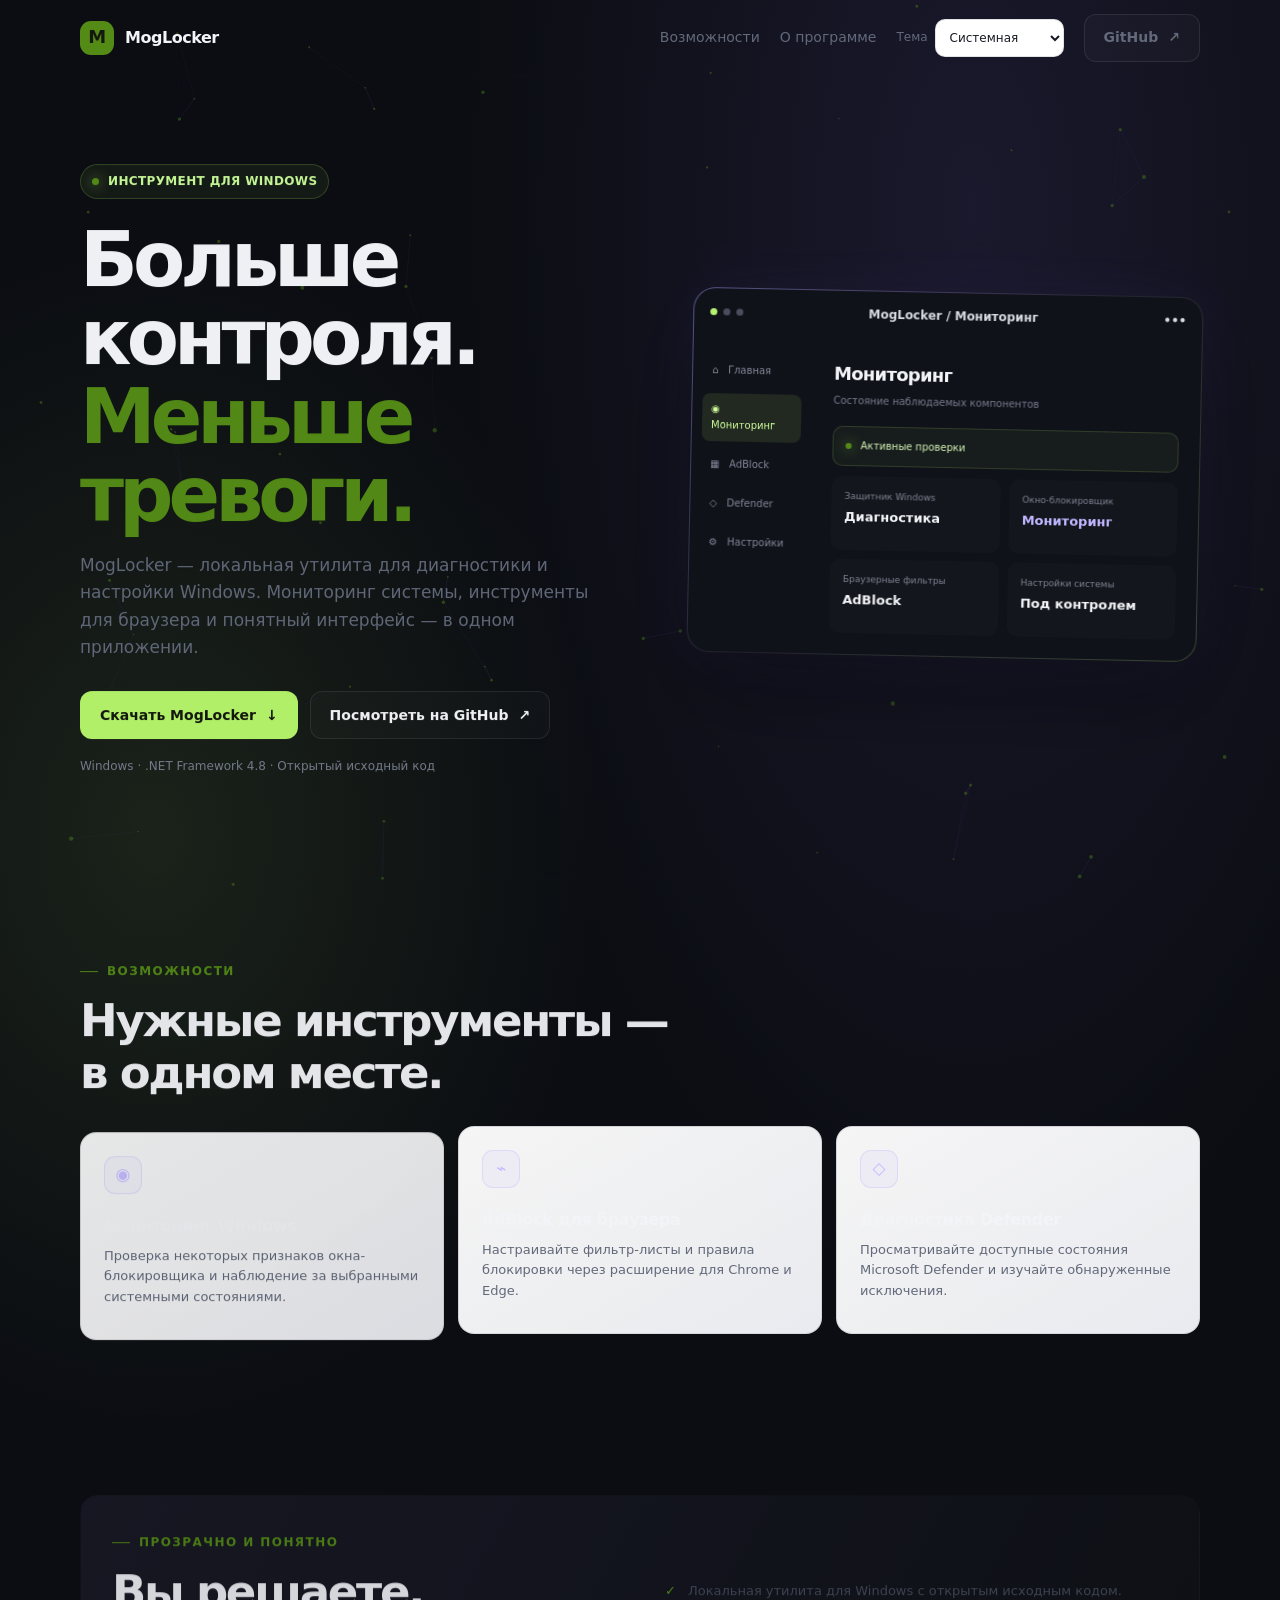
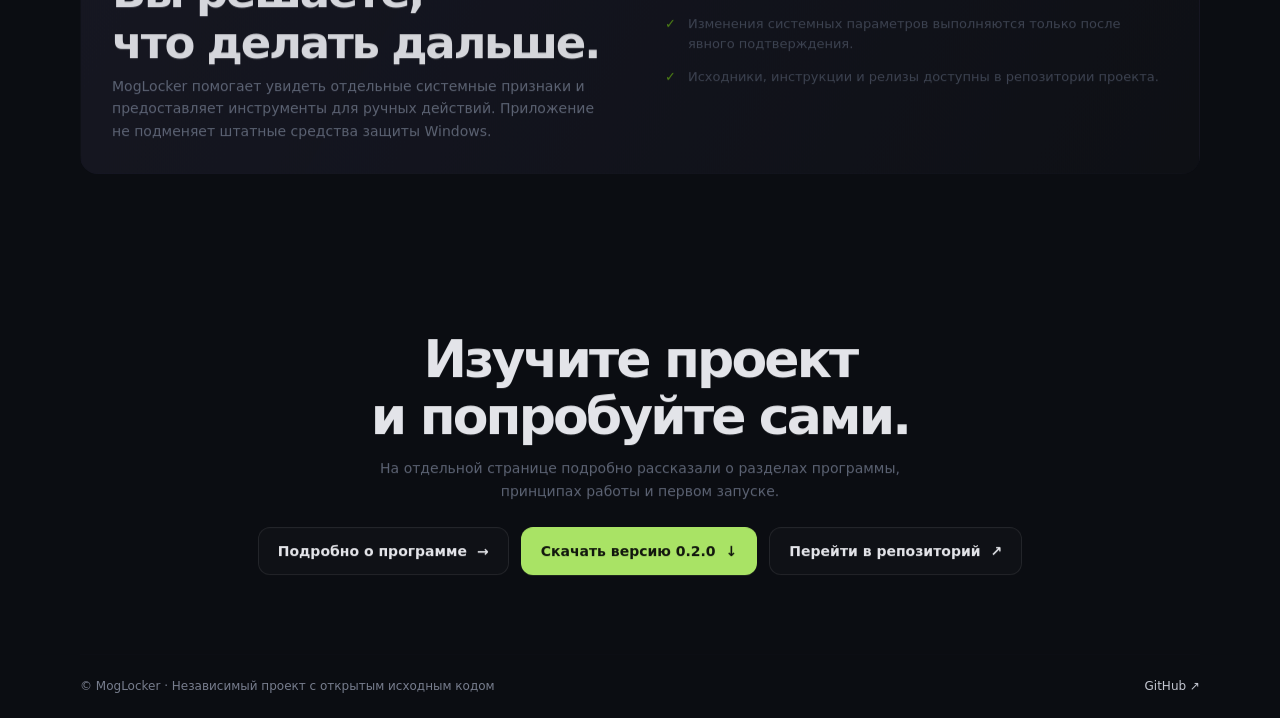
<file: index.html>
<!DOCTYPE html>
<html lang="ru">
<head>
    <meta charset="UTF-8">
    <meta name="viewport" content="width=device-width, initial-scale=1">
    <meta http-equiv="refresh" content="0; url=anlock.html">
    <link rel="canonical" href="anlock.html">
    <title>MogLocker — переход на сайт</title>
</head>
<body>
    <p>Открываем сайт MogLocker… Если переход не сработал, <a href="anlock.html">нажмите здесь</a>.</p>
</body>
</html>
</file>
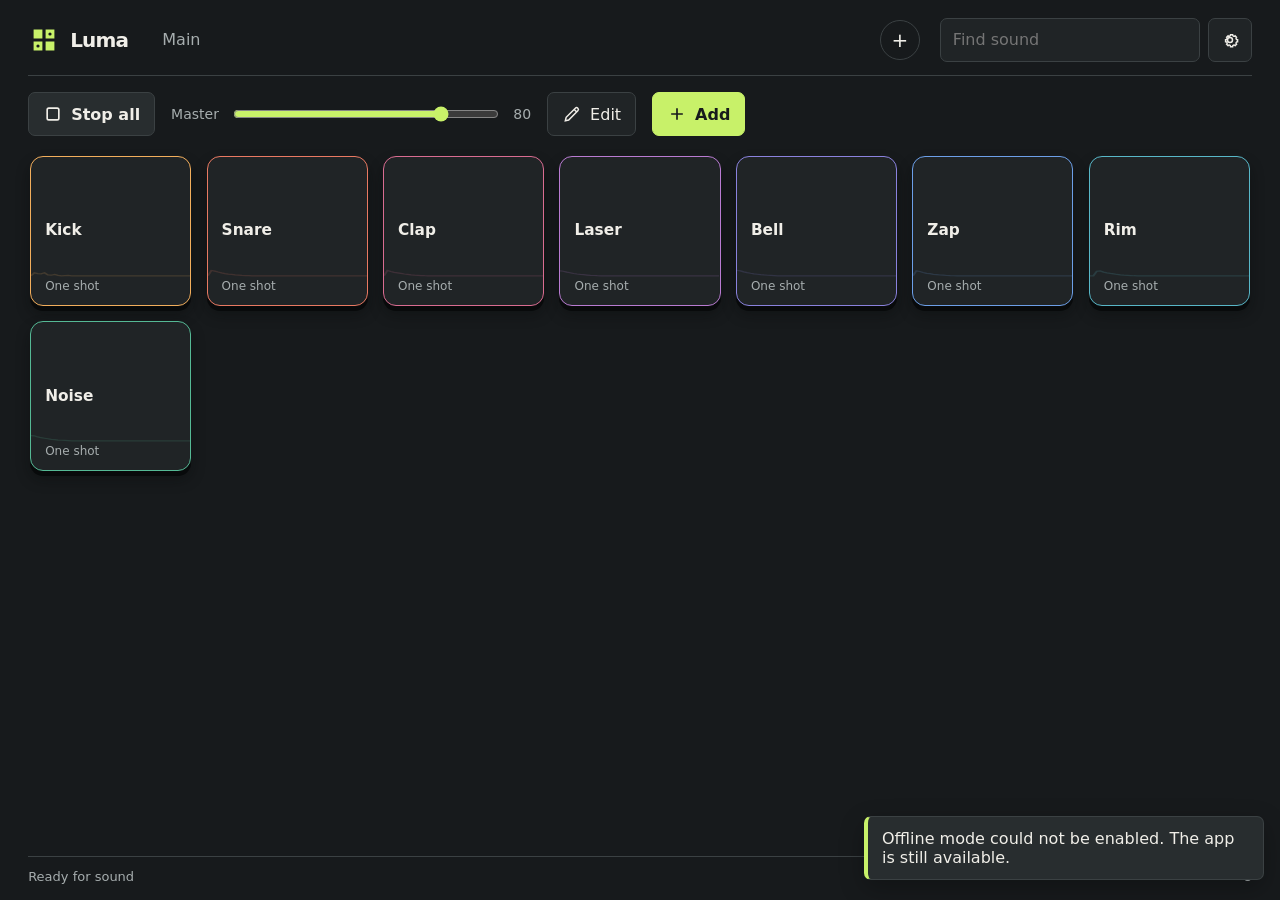
<file: soundpad/index.html>
<!doctype html>
<html lang="ru">
<head>
  <meta charset="utf-8">
  <meta name="viewport" content="width=device-width, initial-scale=1, viewport-fit=cover">
  <meta name="theme-color" content="#171a1c">
  <meta name="description" content="Luma — офлайн-саундпад для быстрых звуков и сэмплов.">
  <link rel="manifest" href="manifest.webmanifest">
  <link rel="apple-touch-icon" href="icons/apple-touch-icon.png">
  <title>Luma Soundpad</title>
<style>
    :root {
      color-scheme: dark;
      --space-1: 4px; --space-2: 8px; --space-3: 12px; --space-4: 16px;
      --space-5: 24px; --space-6: 32px; --space-7: 48px;
      --radius-sm: 7px; --radius-key: 13px; --radius-panel: 18px; --radius-pill: 999px;
      --ink: #171a1c; --panel: #202426; --panel-raised: #282d2f; --line: #3b4143;
      --text: #f0eee8; --muted: #a6adae; --accent: #c8f169; --accent-ink: #171a1c;
      --warning: #f2ae5c; --error: #ff8880; --key-shadow: 0 5px 0 #080a0b, 0 8px 14px #07090a66;
      --glow: 0 0 0 1px var(--tile-color, #c8f169), 0 0 25px var(--tile-color, #c8f169);
      --font: system-ui, -apple-system, BlinkMacSystemFont, "Segoe UI", sans-serif;
      --round: ui-rounded, "Arial Rounded MT Bold", system-ui, sans-serif;
      font-family: var(--font); font-size: 16px; font-synthesis: none;
      background: var(--ink); color: var(--text);
    }
    :root[data-theme="light"] {
      color-scheme: light;
      --ink: #f0eee8; --panel: #fffefa; --panel-raised: #e6e3da; --line: #c6c3b8;
      --text: #202426; --muted: #5d6668; --accent: #446d12; --accent-ink: #fff;
      --warning: #92520c; --error: #ae302a; --key-shadow: 0 5px 0 #c7c3b8, 0 8px 14px #24242414;
    }
    @media (prefers-color-scheme: light) {
      :root[data-theme="auto"] {
        color-scheme: light; --ink: #f0eee8; --panel: #fffefa; --panel-raised: #e6e3da;
        --line: #c6c3b8; --text: #202426; --muted: #5d6668; --accent: #446d12;
        --accent-ink: #fff; --warning: #92520c; --error: #ae302a;
        --key-shadow: 0 5px 0 #c7c3b8, 0 8px 14px #24242414;
      }
    }
    * { box-sizing: border-box; }
    html { min-width: 320px; background: var(--ink); }
    body { margin: 0; min-width: 320px; min-height: 100vh; min-height: 100dvh; }
    button, input, select { font: inherit; }
    button { color: inherit; }
    button:focus-visible, input:focus-visible, select:focus-visible { outline: 3px solid var(--accent); outline-offset: 3px; }
    .app { min-height: 100vh; min-height: 100dvh; display: flex; flex-direction: column; max-width: 1920px; margin: auto; padding: max(16px, env(safe-area-inset-top)) clamp(12px, 2.2vw, 32px) max(16px, env(safe-area-inset-bottom)); }
    .topbar { min-height: 60px; display: flex; align-items: center; gap: 20px; border-bottom: 1px solid var(--line); padding-bottom: 12px; }
    .brand { display: flex; align-items: center; gap: 10px; min-width: max-content; }
    .brand-mark { width: 32px; height: 32px; color: var(--accent); }
    .brand-name { font: 700 20px/1 var(--round); letter-spacing: -.04em; }
    .bank-nav { display: flex; align-items: center; gap: 4px; flex: 1; min-width: 0; overflow: auto; scrollbar-width: none; }
    .bank-nav::-webkit-scrollbar { display: none; }
    .bank-tab { border: 0; background: transparent; border-radius: var(--radius-pill); padding: 10px 14px; min-height: 44px; color: var(--muted); white-space: nowrap; cursor: pointer; }
    .bank-tab[aria-current="page"] { background: var(--panel-raised); color: var(--text); }
    .bank-add { border: 1px solid var(--line); background: none; width: 40px; height: 40px; border-radius: 50%; cursor: pointer; flex: 0 0 auto; font-size: 20px; }
    .tools { display: flex; align-items: center; gap: 8px; }
    .icon-button, .button { border: 1px solid var(--line); background: var(--panel); min-height: 44px; border-radius: var(--radius-sm); cursor: pointer; display: inline-flex; align-items: center; justify-content: center; gap: 8px; padding: 0 14px; }
    .icon-button { width: 44px; padding: 0; }
    .button:hover, .icon-button:hover, .bank-add:hover { border-color: var(--muted); }
    .button.primary { background: var(--accent); border-color: var(--accent); color: var(--accent-ink); font-weight: 700; }
    .button.danger { color: var(--error); }
    .icon { width: 20px; height: 20px; flex: 0 0 auto; }
    .transport { display: flex; align-items: center; gap: 16px; padding: 16px 0; }
    .stop-button { background: var(--panel-raised); font-weight: 650; }
    .master { display: flex; align-items: center; gap: 12px; flex: 1; max-width: 360px; color: var(--muted); font-size: 14px; }
    input[type="range"] { accent-color: var(--accent); min-width: 70px; width: 100%; }
    .edit-toggle[aria-pressed="true"] { background: var(--accent); border-color: var(--accent); color: var(--accent-ink); }
    .search { width: min(25vw, 260px); min-width: 120px; height: 44px; padding: 0 12px; background: var(--panel); border: 1px solid var(--line); border-radius: var(--radius-sm); color: var(--text); }
    .grid-wrap { flex: 1; }
    .pad-grid { display: grid; grid-template-columns: repeat(auto-fill, minmax(min(100%, 145px), 1fr)); gap: clamp(10px, 1.2vw, 16px); align-content: start; padding: 4px 2px 20px; }
    .tile { --tile-color: #c8f169; position: relative; border: 1px solid var(--tile-color); border-radius: var(--radius-key); min-height: clamp(106px, 12vw, 150px); overflow: hidden; text-align: left; padding: 14px; background: var(--panel); box-shadow: var(--key-shadow); cursor: pointer; touch-action: manipulation; user-select: none; -webkit-user-select: none; -webkit-touch-callout: none; transition: transform 100ms ease, box-shadow 130ms ease, border-color 130ms ease; }
    .tile:active, .tile.pressed { transform: scale(.96) translateY(2px); box-shadow: 0 2px 0 #080a0b, 0 0 18px var(--tile-color); }
    .tile.playing { border-color: var(--tile-color); box-shadow: var(--glow); }
    .tile.playing::before { opacity: 1; }
    .tile.editing { border-style: dashed; }
    .tile-name { display: -webkit-box; -webkit-box-orient: vertical; -webkit-line-clamp: 2; overflow: hidden; overflow-wrap: anywhere; max-width: 100%; font: 650 clamp(15px, 1.2vw, 18px)/1.25 var(--round); }
    .tile-meta { position: absolute; left: 14px; right: 14px; bottom: 12px; display: flex; justify-content: space-between; align-items: center; gap: 6px; color: var(--muted); font-size: 12px; }
    .tile-key { font-size: 11px; border: 1px solid var(--line); border-radius: 4px; padding: 2px 5px; color: var(--text); }
    .progress { position: absolute; bottom: 0; left: 0; height: 3px; width: 0; background: var(--tile-color); opacity: .85; }
    .wave { position: absolute; left: 0; right: 0; bottom: 18px; height: 21px; opacity: .16; width: 100%; pointer-events: none; }
    .empty { border: 1px dashed var(--line); min-height: 230px; display: grid; place-content: center; text-align: center; gap: 12px; color: var(--muted); border-radius: var(--radius-panel); }
    .empty strong { color: var(--text); font: 650 20px var(--round); }
    .drop-overlay { display: none; position: fixed; inset: 10px; z-index: 4; border: 2px dashed var(--accent); background: var(--panel); color: var(--text); border-radius: var(--radius-panel); place-items: center; font: 700 24px var(--round); pointer-events: none; }
    .drop-overlay.visible { display: grid; }
    .bottom-bar { border-top: 1px solid var(--line); padding-top: 12px; display: flex; align-items: center; justify-content: space-between; gap: 12px; color: var(--muted); font-size: 13px; }
    .status { overflow: hidden; text-overflow: ellipsis; white-space: nowrap; }
    .toast-region { position: fixed; z-index: 10; right: max(16px, env(safe-area-inset-right)); bottom: max(20px, env(safe-area-inset-bottom)); display: grid; gap: 8px; width: min(400px, calc(100vw - 32px)); }
    .toast { background: var(--panel-raised); color: var(--text); border: 1px solid var(--line); border-left: 4px solid var(--accent); border-radius: var(--radius-sm); padding: 12px 14px; box-shadow: 0 8px 24px #0004; }
    dialog { color: var(--text); background: var(--panel); border: 1px solid var(--line); border-radius: var(--radius-panel); width: min(520px, calc(100vw - 24px)); max-height: min(90dvh, 820px); padding: 0; box-shadow: 0 24px 80px #0008; }
    dialog::backdrop { background: #090b0ccc; }
    .dialog-content { padding: 24px; display: grid; gap: 16px; }
    .dialog-head { display: flex; justify-content: space-between; align-items: center; gap: 12px; }
    .dialog-head h2 { margin: 0; font: 700 23px var(--round); }
    .field { display: grid; gap: 7px; color: var(--muted); font-size: 14px; }
    .field input:not([type="range"]):not([type="color"]), .field select { color: var(--text); background: var(--ink); border: 1px solid var(--line); min-height: 44px; border-radius: var(--radius-sm); padding: 8px 10px; width: 100%; }
    .field input[type="color"] { height: 46px; width: 70px; border: 1px solid var(--line); border-radius: var(--radius-sm); background: var(--ink); padding: 4px; }
    .two-col { display: grid; grid-template-columns: 1fr 1fr; gap: 14px; }
    .dialog-actions { display: flex; align-items: center; gap: 8px; flex-wrap: wrap; padding-top: 4px; }
    .dialog-actions .spacer { flex: 1; }
    .volume-row { display: flex; align-items: center; gap: 12px; }
    .file-label { display: inline-flex; align-items: center; justify-content: center; min-height: 44px; padding: 0 14px; border: 1px solid var(--line); border-radius: var(--radius-sm); cursor: pointer; }
    .file-label input { position: absolute; width: 1px; height: 1px; overflow: hidden; clip: rect(0 0 0 0); }
    .hint { color: var(--muted); font-size: 13px; line-height: 1.5; }
    .setting-row { display: flex; align-items: center; justify-content: space-between; gap: 12px; }
    .setting-row select { width: 170px; }
    .setting-actions { display: flex; flex-wrap: wrap; gap: 8px; }
    .key-capture { width: 100%; min-height: 44px; border: 1px dashed var(--line); border-radius: var(--radius-sm); background: var(--ink); color: var(--text); cursor: pointer; }
    .key-capture.listening { border-color: var(--accent); color: var(--accent); }
    .hidden { display: none !important; }
    @media (max-width: 680px) {
      .app { padding-left: 12px; padding-right: 12px; }
      .topbar { display: grid; grid-template-columns: 32px minmax(0, 1fr) 40px 44px; grid-template-rows: 44px auto; gap: 8px; border: 0; padding-bottom: 4px; }
      .brand { grid-column: 1; grid-row: 1; }
      .brand-name { display: none; }
      .brand-mark { width: 28px; }
      .bank-nav { grid-column: 2; grid-row: 1; }
      .bank-add { grid-column: 3; grid-row: 1; }
      .topbar .tools { display: contents; }
      .search { grid-column: 1 / 4; grid-row: 2; width: 100%; max-width: none; }
      .topbar .tools .icon-button { grid-column: 4; grid-row: 1; }
      .transport { order: 3; position: sticky; bottom: 0; z-index: 2; margin: auto -12px -16px; padding: 10px 12px max(12px, env(safe-area-inset-bottom)); background: var(--ink); border-top: 1px solid var(--line); }
      .master { max-width: none; }
      .master-label { display: none; }
      .transport { gap: 8px; }
      .transport .button { width: 44px; min-width: 44px; padding: 0; }
      .transport #stopText, .transport #editText, .transport #addText { display: none; }
      .master { min-width: 0; gap: 7px; }
      .master input { min-width: 0; }
      .master #masterValue { font-variant-numeric: tabular-nums; }
      .pad-grid { grid-template-columns: repeat(auto-fill, minmax(min(100%, 125px), 1fr)); gap: 10px; padding-bottom: 90px; }
      .tile { min-height: 112px; padding: 12px; }
      .tile-meta { left: 12px; right: 12px; bottom: 10px; }
      .bottom-bar { display: none; }
      .dialog-content { padding: 20px; }
      dialog { margin: auto 0 0; border-radius: 18px 18px 0 0; width: 100%; max-height: 92dvh; }
      dialog[open] { animation: sheet-in 150ms ease-out; }
      @keyframes sheet-in { from { opacity: .7; transform: translateY(12px); } to { opacity: 1; transform: translateY(0); } }
    }
    @media (max-width: 360px) {
      .pad-grid { grid-template-columns: repeat(2, minmax(0, 1fr)); }
      .tools { gap: 4px; }
      .icon-button { width: 40px; height: 40px; min-height: 40px; }
    }
    @media (prefers-reduced-motion: reduce) { *, *::before, *::after { scroll-behavior: auto !important; transition-duration: .01ms !important; animation-duration: .01ms !important; } }
  </style>
<script>
  (() => {
    "use strict";
    try { const t=localStorage.getItem("luma-theme"); if(t==="dark"||t==="light"||t==="auto") document.documentElement.dataset.theme=t; } catch (_) {}
    const VERSION = 3, DB_NAME = "luma-soundpad", MAX_FILE = 25 * 1024 * 1024, MAX_SECONDS = 180, MAX_VOICES = 32;
    const PALETTE = ["#F2AE5C","#E97962","#D96C91","#B97BD2","#8A82DE","#6C9FE8","#58B7C8","#55B995","#8DBB5B","#C8C85D","#D39A63","#92A6A2"];
    const WORDS = {
      ru: {ready:"Готово к звуку", stop:"Стоп всё", volume:"Громкость", edit:"Правка", add:"Добавить", banks:"Банки звуков", settings:"Настройки", find:"Найти звук", emptyTitle:"Добавьте первый звук", emptyBody:"Выберите аудиофайлы или перетащите их на страницу.", addCount:"Добавлено: {n}", editTitle:"Настроить звук", name:"Название", color:"Цвет плитки", mode:"Режим", once:"Один раз", hold:"Пока держу", loop:"Петля вкл/выкл", tileVolume:"Громкость плитки", key:"Клавиша", noKey:"Не назначена", listen:"Нажмите клавишу… (Esc — отмена)", replace:"Заменить звук", left:"Сдвинуть влево", right:"Сдвинуть вправо", delete:"Удалить", save:"Сохранить", close:"Закрыть", theme:"Тема", dark:"Тёмная", light:"Светлая", auto:"Авто", language:"Язык", used:"Занято", export:"Экспортировать", import:"Импортировать", reset:"Сбросить всё", bankName:"Название банка", createBank:"Создать банк", bank:"Банк", rename:"Переименовать", delBank:"Удалить банк", importAsk:"Объединить с текущими данными? Выберите «Отмена», чтобы заменить всю доску.", imported:"Доска импортирована", exportDone:"Экспортировано", update:"Доступно обновление", apply:"Обновить", badAudio:"Не удалось прочитать «{name}». Проверьте формат и попробуйте WAV, MP3 или M4A.", tooBig:"Файл «{name}» больше 25 МБ.", tooLong:"Файл «{name}» длиннее 3 минут.", savedMemory:"Хранилище недоступно. Работаю в памяти; экспортируйте доску, чтобы сохранить резервную копию.", savedQuota:"Не хватило места для сохранения. Удалите часть звуков или экспортируйте доску.", noAudio:"Браузер не поддерживает этот формат. Конвертируйте файл в WAV, MP3 или M4A.", conflict:"Эта клавиша уже назначена другой плитке.", deleteAsk:"Удалить этот звук?", resetAsk:"Удалить все звуки и настройки?", confirm:"Подтвердить", cancel:"Отмена", loaded:"Звук готов", route:"Для эфира выберите виртуальный аудиокабель как выход, а его вход — в OBS/Discord/Zoom. Браузер не пишет звук в микрофон и не ловит клавиши в свёрнутом окне.", storageHint:"Данные хранятся в этом браузере. На iPhone установите страницу на экран «Домой», чтобы снизить риск очистки данных.", noBankDelete:"Нельзя удалить последний банк.", updateButton:"Обновить", statusError:"Произошла ошибка. Попробуйте ещё раз.", drop:"Перетащите аудиофайлы сюда", playError:"Не удалось запустить звук. Нажмите ещё раз, чтобы возобновить аудио.", importedSome:"Некорректные записи пропущены.", bankNew:"Новый банк", play:"Воспроизвести", exportUnavailable:"Не удалось создать экспорт.", capture:"Назначить клавишу", toasts:"Уведомления" },
      en: {ready:"Ready for sound", stop:"Stop all", volume:"Master", edit:"Edit", add:"Add", banks:"Sound banks", settings:"Settings", find:"Find sound", emptyTitle:"Add your first sound", emptyBody:"Choose audio files or drop them on this page.", addCount:"Added: {n}", editTitle:"Edit sound", name:"Name", color:"Pad color", mode:"Mode", once:"One shot", hold:"Hold", loop:"Toggle loop", tileVolume:"Pad volume", key:"Key", noKey:"Unassigned", listen:"Press a key… (Esc cancels)", replace:"Replace sound", left:"Move left", right:"Move right", delete:"Delete", save:"Save", close:"Close", theme:"Theme", dark:"Dark", light:"Light", auto:"Auto", language:"Language", used:"Used", export:"Export", import:"Import", reset:"Reset all", bankName:"Bank name", createBank:"Create bank", bank:"Bank", rename:"Rename", delBank:"Delete bank", importAsk:"Merge with current board? Choose Cancel to replace the whole board.", imported:"Board imported", exportDone:"Exported", update:"Update available", apply:"Update", badAudio:"Could not read “{name}”. Check the format or convert it to WAV, MP3, or M4A.", tooBig:"“{name}” is larger than 25 MB.", tooLong:"“{name}” is longer than 3 minutes.", savedMemory:"Storage is unavailable. Running in memory; export the board for a backup.", savedQuota:"Not enough storage. Remove sounds or export the board.", noAudio:"This browser does not support the format. Convert it to WAV, MP3, or M4A.", conflict:"That key is already assigned to another pad.", deleteAsk:"Delete this sound?", resetAsk:"Delete all sounds and settings?", confirm:"Confirm", cancel:"Cancel", loaded:"Sound ready", route:"For live routing, select a virtual audio cable as output and its input in OBS/Discord/Zoom. Browsers cannot write to a microphone or capture keys while minimized.", noBankDelete:"The last bank cannot be deleted.", updateButton:"Update", statusError:"Something went wrong. Please try again.", drop:"Drop audio files here", playError:"Could not start audio. Tap again to resume audio.", importedSome:"Invalid records were skipped.", bankNew:"New bank", play:"Play", exportUnavailable:"Could not create export.", capture:"Assign key", toasts:"Notifications" }
    };
    const I18n = {
      lang: (navigator.language || "ru").toLowerCase().startsWith("ru") ? "ru" : "en",
      t(key, vars) { const extra={outputLabel:{ru:"Основной выход",en:"Main output"},secondaryOutput:{ru:"Второй выход",en:"Second output"},chooseOutput:{ru:"Разрешить выбор выхода",en:"Choose an audio output"},outputOff:{ru:"Выключен",en:"Off"},manageBank:{ru:"Управлять текущим банком",en:"Manage current bank"},routeDetail:{ru:"Windows: оставьте основной выход на наушниках, во втором выберите CABLE Input, затем укажите CABLE Output как микрофон в Discord/игре. macOS: BlackHole. Linux: виртуальный sink PipeWire/PulseAudio и его monitor-источник.",en:"Windows: keep headphones as the main output, select CABLE Input as the second output, then set CABLE Output as the microphone in Discord/the game. On macOS use BlackHole; on Linux use a PipeWire/PulseAudio virtual sink and its monitor source."}};let s = WORDS[this.lang][key] || (extra[key]&&extra[key][this.lang]) || WORDS.ru[key] || key; for (const [k,v] of Object.entries(vars || {})) s = s.replaceAll(`{${k}}`, String(v)); return s; },
      set(lang) { this.lang = lang === "en" ? "en" : "ru"; document.documentElement.lang = this.lang; }
    };
    const uid = () => (crypto.randomUUID ? crypto.randomUUID() : `id-${Date.now()}-${Math.random().toString(16).slice(2)}`);
    const makeBank = (name) => ({id:uid(), name, tileIds:[]});
    const initialState = () => {
      const b = makeBank(I18n.lang==="ru"?"Банк 1":"Main"); return {schema:VERSION, banks:[b], activeBankId:b.id, tiles:[], prefs:{theme:"dark",lang:I18n.lang,master:80,outputDevice:"",secondaryOutputDevice:""}};
    };
    const validCode = (code) => typeof code === "string" && /^(Key[A-Z]|Digit[0-9]|Numpad[0-9]|F([1-9]|1[0-2])|Arrow(Up|Down|Left|Right)|Space|Enter|Minus|Equal|Bracket(Left|Right)|Backslash|Semicolon|Quote|Comma|Period|Slash|Backquote)$/.test(code);
    const validColor = (color) => typeof color === "string" && /^#[0-9a-fA-F]{6}$/.test(color);
    const safeTile = (t) => t && typeof t.id === "string" && t.id.length<=128 && typeof t.bankId === "string" && t.bankId.length<=128 && typeof t.blobId === "string" && t.blobId.length<=128 && typeof t.name === "string" && t.name.length <= 80 && validColor(t.color) && ["once","hold","loop"].includes(t.mode) && Number.isFinite(t.volume) && t.volume >= 0 && t.volume <= 1 && (!t.key || validCode(t.key)) && (t.wave===undefined || Array.isArray(t.wave)&&t.wave.length<=128&&t.wave.every(v=>Number.isFinite(v)&&v>=0&&v<=1));

    class Store {
      constructor() { this.db = null; this.memory = {state:null, blobs:new Map()}; this.persistent = true; this.channel = null; }
      async open() {
        if (!("indexedDB" in window)) { this.persistent = false; return; }
        try {
          this.db = await new Promise((resolve,reject) => {
            const req = indexedDB.open(DB_NAME, VERSION);
            req.onupgradeneeded = () => {
              const db = req.result;
              if (!db.objectStoreNames.contains("meta")) db.createObjectStore("meta");
              if (!db.objectStoreNames.contains("blobs")) db.createObjectStore("blobs");
            };
            req.onsuccess = () => resolve(req.result); req.onerror = () => reject(req.error);
          });
          if (window.BroadcastChannel) { this.channel = new BroadcastChannel("luma-board"); this.channel.onmessage = () => window.dispatchEvent(new Event("luma-external-change")); }
          if (navigator.storage && navigator.storage.persist) navigator.storage.persist().catch(() => {});
        } catch (_) { this.persistent = false; this.db = null; }
      }
      transaction(stores, mode, work) {
        return new Promise((resolve,reject) => {
          const tx = this.db.transaction(stores, mode); let result;
          try { result = work(tx); } catch (e) { reject(e); return; }
          tx.oncomplete = () => resolve(result); tx.onerror = () => reject(tx.error); tx.onabort = () => reject(tx.error || new Error("Transaction aborted"));
        });
      }
      async load() {
        if (!this.db) return this.memory.state;
        const state = await new Promise((resolve,reject) => {
          const tx=this.db.transaction("meta","readonly"), req=tx.objectStore("meta").get("state");
          req.onsuccess=()=>resolve(req.result || null); req.onerror=()=>reject(req.error);
        });
        if (!state) return null;
        return this.validateState(state);
      }
      validateState(raw) {
        if (!raw || !Array.isArray(raw.banks) || !Array.isArray(raw.tiles) || !raw.prefs) return null;
        const seenBanks=new Set();
        const banks = raw.banks.filter(b => b && typeof b.id==="string" && b.id.length<=128 && !seenBanks.has(b.id) && typeof b.name==="string" && b.name.trim().length>0 && b.name.length<=40 && Array.isArray(b.tileIds) && (seenBanks.add(b.id),true)).map(b=>({id:b.id,name:b.name.trim(),tileIds:[]}));
        if (!banks.length) return null;
        const ids = new Set(banks.map(b=>b.id));
        const seenTiles=new Set();
        const tiles = raw.tiles.filter(safeTile).filter(t=>ids.has(t.bankId)&&!seenTiles.has(t.id)&&(seenTiles.add(t.id),true)).map(t=>({...t, name:t.name.slice(0,80)}));
        for (const t of tiles) banks.find(b=>b.id===t.bankId).tileIds.push(t.id);
        const p=raw.prefs;
        return {schema:VERSION,banks,activeBankId:ids.has(raw.activeBankId)?raw.activeBankId:banks[0].id,tiles,prefs:{theme:["dark","light","auto"].includes(p.theme)?p.theme:"dark",lang:p.lang==="en"?"en":"ru",master:Number.isFinite(p.master)?Math.max(0,Math.min(100,p.master)):80,outputDevice:typeof p.outputDevice==="string"?p.outputDevice.slice(0,256):"",secondaryOutputDevice:typeof p.secondaryOutputDevice==="string"?p.secondaryOutputDevice.slice(0,256):""}};
      }
      async save(state, blobWrites, deleteIds) {
        const clean = this.validateState(state);
        if (!clean) throw new Error("Invalid board state");
        if (!this.db) {
          this.memory.state=structuredClone(clean);
          if(deleteIds==="all")this.memory.blobs.clear();
          else for(const id of (deleteIds||[])) this.memory.blobs.delete(id);
          for(const [id,blob] of (blobWrites||[])) this.memory.blobs.set(id,blob);
          return;
        }
        try {
          await this.transaction(["meta","blobs"],"readwrite",tx=>{
            const meta=tx.objectStore("meta"), blobs=tx.objectStore("blobs");
            meta.put(clean,"state"); if(deleteIds==="all")blobs.clear();else for(const id of (deleteIds||[])) blobs.delete(id); for(const [id,blob] of (blobWrites||[])) blobs.put(blob,id);
          });
          if(this.channel) this.channel.postMessage({at:Date.now()});
        } catch(e) { if(e && (e.name==="QuotaExceededError" || e.name==="UnknownError")) throw Object.assign(new Error("quota"),{kind:"quota",cause:e}); throw e; }
      }
      async getBlob(id) {
        if (!this.db) return this.memory.blobs.get(id) || null;
        return new Promise((resolve,reject)=>{const req=this.db.transaction("blobs","readonly").objectStore("blobs").get(id);req.onsuccess=()=>resolve(req.result||null);req.onerror=()=>reject(req.error);});
      }
      async allBlobs() {
        if(!this.db) return [...this.memory.blobs.entries()];
        return new Promise((resolve,reject)=>{const tx=this.db.transaction("blobs","readonly"), req=tx.objectStore("blobs").openCursor(), out=[];req.onsuccess=()=>{const c=req.result;if(c){out.push([c.key,c.value]);c.continue();}else resolve(out);};req.onerror=()=>reject(req.error);});
      }
      async clear() {
        if(!this.db){this.memory={state:null,blobs:new Map()};return;}
        await this.transaction(["meta","blobs"],"readwrite",tx=>{tx.objectStore("meta").clear();tx.objectStore("blobs").clear();});
      }
      async bytes() { return (await this.allBlobs()).reduce((n,p)=>n+(p[1]&&p[1].size||0),0); }
    }

    function encodeWav(buffer) {
      const channels=buffer.numberOfChannels, frames=buffer.length, bytes=44+frames*channels*2, out=new ArrayBuffer(bytes), view=new DataView(out), samples=[];
      const write=(offset,text)=>{for(let i=0;i<text.length;i++)view.setUint8(offset+i,text.charCodeAt(i));};
      write(0,"RIFF");view.setUint32(4,bytes-8,true);write(8,"WAVE");write(12,"fmt ");view.setUint32(16,16,true);view.setUint16(20,1,true);view.setUint16(22,channels,true);view.setUint32(24,buffer.sampleRate,true);view.setUint32(28,buffer.sampleRate*channels*2,true);view.setUint16(32,channels*2,true);view.setUint16(34,16,true);write(36,"data");view.setUint32(40,frames*channels*2,true);
      for(let c=0;c<channels;c++) samples.push(buffer.getChannelData(c));
      let at=44; for(let i=0;i<frames;i++) for(let c=0;c<channels;c++){const s=Math.max(-1,Math.min(1,samples[c][i]));view.setInt16(at,s<0?s*32768:s*32767,true);at+=2;}
      return new Blob([out],{type:"audio/wav"});
    }
    async function wavPeaks(blob) {
      const bytes=await blob.arrayBuffer(),view=new DataView(bytes),channels=view.getUint16(22,true),frames=Math.floor((bytes.byteLength-44)/(channels*2)),peaks=[];
      for(let i=0;i<48;i++) {
        const start=Math.floor(i*frames/48),end=Math.max(start+1,Math.floor((i+1)*frames/48));let peak=0;
        for(let frame=start;frame<end;frame++)for(let c=0;c<channels;c++)peak=Math.max(peak,Math.abs(view.getInt16(44+(frame*channels+c)*2,true)/32768));
        peaks.push(peak);
      }
      return peaks;
    }
    async function createDemo() {
      const Offline=window.OfflineAudioContext||window.webkitOfflineAudioContext,rate=22050;
      const specs=[["Kick",0,110,.16],["Snare",1,190,.2],["Clap",2,680,.18],["Laser",3,760,.32],["Bell",4,920,.48],["Zap",5,360,.24],["Rim",6,1250,.1],["Noise",7,480,.4]];
      const synth=(spec,index)=>{
        const length=Math.floor(rate*spec[3]), data=new Float32Array(length), freq=spec[2];
        for(let n=0;n<length;n++) {
          const t=n/rate, x=n/length, env=Math.pow(1-x,index===4?2.2:4);
          let sample;
          if(index===0)sample=Math.sin(2*Math.PI*(freq*Math.exp(-t*20))*t)*env;
          else if(index===1||index===2||index===7)sample=(Math.random()*2-1)*env*(index===2&&n%Math.floor(rate*.035)<Math.floor(rate*.006)?1:.7);
          else if(index===4)sample=(Math.sin(2*Math.PI*freq*t)+.45*Math.sin(2*Math.PI*freq*2.01*t))*env;
          else if(index===6)sample=Math.sin(2*Math.PI*freq*t)*env*(1-x*.7);
          else sample=Math.sin(2*Math.PI*(freq*(1-x*.88))*t)*env;
          data[n]=Math.max(-1,Math.min(1,sample*.72));
        }
        return encodeWav({numberOfChannels:1,length,sampleRate:rate,getChannelData:()=>data});
      };
      if(!Offline)return specs.map((s,i)=>[s[0],synth(s,i)]);
      const result=[];
      try {
        for(let i=0;i<specs.length;i++) {
          const spec=specs[i],ctx=new Offline(1,Math.ceil(rate*spec[3]),rate),gain=ctx.createGain();
          gain.gain.setValueAtTime(.0001,0);gain.gain.exponentialRampToValueAtTime(.7,.006);gain.gain.exponentialRampToValueAtTime(.0001,spec[3]);gain.connect(ctx.destination);
          if(i===1||i===2||i===7) {
            const noise=ctx.createBuffer(1,Math.ceil(rate*spec[3]),rate),channel=noise.getChannelData(0);
            for(let n=0;n<channel.length;n++)channel[n]=Math.random()*2-1;
            const src=ctx.createBufferSource();src.buffer=noise;src.connect(gain);src.start();
          } else {
            const osc=ctx.createOscillator();osc.type=i===4?"sine":i===6?"triangle":"sawtooth";osc.frequency.setValueAtTime(spec[2],0);
            if(i===0)osc.frequency.exponentialRampToValueAtTime(42,spec[3]*.75);
            if(i===3||i===5)osc.frequency.exponentialRampToValueAtTime(90,spec[3]);
            osc.connect(gain);osc.start();osc.stop(spec[3]);
          }
          result.push([spec[0],encodeWav(await ctx.startRendering())]);
        }
        return result;
      } catch (_) { return specs.map((s,i)=>[s[0],synth(s,i)]); }
    }

    class AudioEngine {
      constructor(store, hooks) { this.store=store; this.hooks=hooks; this.ctx=null; this.master=null; this.limiter=null; this.voices=[]; this.cache=new Map(); this.loading=new Map(); this.pending=new Map(); this.maxBytes=innerWidth<700?80:200; this.cacheBytes=0; this.fallbackVoices=new Map(); this.raf=0; this.silentAudio=null; this.silentUrl=""; this.secondaryDestination=null; this.secondaryAudio=null; }
      ensureContext() {
        if(this.ctx) return this.ctx;
        const Ctx=window.AudioContext||window.webkitAudioContext;
        if(!Ctx) return null;
        try {
          this.ctx=new Ctx();
          this.master=this.ctx.createGain(); this.master.gain.value=(app.state.prefs.master||0)/100;
          this.limiter=this.ctx.createDynamicsCompressor(); this.limiter.threshold.value=-4; this.limiter.knee.value=4; this.limiter.ratio.value=20; this.limiter.attack.value=.003; this.limiter.release.value=.15;
          this.master.connect(this.limiter); this.limiter.connect(this.ctx.destination);
          if(navigator.audioSession) { try { navigator.audioSession.type="playback"; } catch (_) {} }
          return this.ctx;
        } catch (_) { return null; }
      }
      async resumeInGesture() {
        const ctx=this.ensureContext();
        if(/iPhone|iPad|iPod/i.test(navigator.userAgent)&&!navigator.audioSession)this.startSilentSession();
        if(ctx && ctx.state!=="running") { try { await ctx.resume(); } catch (_) {} }
        if(ctx && ctx.state==="running") return true;
        return false;
      }
      startSilentSession() {
        if(this.silentAudio){if(this.silentAudio.paused)this.silentAudio.play().catch(()=>{});return;}
        const silence=new Float32Array(2205),blob=encodeWav({numberOfChannels:1,length:silence.length,sampleRate:22050,getChannelData:()=>silence});
        this.silentUrl=URL.createObjectURL(blob);this.silentAudio=new Audio(this.silentUrl);this.silentAudio.loop=true;this.silentAudio.volume=.005;this.silentAudio.play().catch(()=>{});
      }
      pauseSilentSession() { if(this.silentAudio)this.silentAudio.pause(); }
      disposeSilentSession() { if(this.silentAudio)this.silentAudio.pause();if(this.silentUrl)URL.revokeObjectURL(this.silentUrl);this.silentAudio=null;this.silentUrl=""; }
      async decode(blob,background=false) {
        let ctx=this.ctx;
        if(!ctx&&background) {
          const Offline=window.OfflineAudioContext||window.webkitOfflineAudioContext;
          if(Offline) { try { ctx=new Offline(1,1,44100); } catch (_) {} }
        }
        if(!ctx)ctx=this.ensureContext();
        if(!ctx) throw new Error("Web Audio unavailable");
        const bytes=await blob.arrayBuffer();
        const decoded=await new Promise((resolve,reject)=>{
          let settled=false; const ok=v=>{if(!settled){settled=true;resolve(v);}}, fail=e=>{if(!settled){settled=true;reject(e);}};
          try {
            const result=ctx.decodeAudioData(bytes.slice(0),ok,fail);
            if(result && typeof result.then==="function") result.then(ok,fail);
          } catch(e) { fail(e); }
        });
        if(decoded.duration>MAX_SECONDS) throw new Error("duration");
        return decoded;
      }
      async getBuffer(tile) {
        if(this.cache.has(tile.blobId)) { const item=this.cache.get(tile.blobId); item.used=performance.now(); return item.buffer; }
        if(this.loading.has(tile.blobId)) return this.loading.get(tile.blobId);
        const promise=(async()=>{
          const blob=await this.store.getBlob(tile.blobId); if(!blob) throw new Error("missing audio");
          const buffer=await this.decode(blob);
          const size=buffer.length*buffer.numberOfChannels*4;
          this.remember(tile.blobId,buffer,size);
          return buffer;
        })();
        this.loading.set(tile.blobId,promise);
        try { return await promise; } finally { this.loading.delete(tile.blobId); }
      }
      remember(id,buffer,size) {
        if(size>this.maxBytes*1024*1024)return;
        const existing=this.cache.get(id);if(existing)this.cacheBytes-=existing.size;
        while(this.cacheBytes+size>this.maxBytes*1024*1024&&this.cache.size){const oldest=[...this.cache.entries()].sort((a,b)=>a[1].used-b[1].used)[0];this.cacheBytes-=oldest[1].size;this.cache.delete(oldest[0]);}
        this.cache.set(id,{buffer,size,used:performance.now()});this.cacheBytes+=size;
      }
      stopTile(tileId, fade=.008) {
        this.pending.delete(tileId);
        const matched=this.voices.filter(v=>v.tileId===tileId);
        matched.forEach(v=>this.stopVoice(v,fade));
        const fallbacks=this.fallbackVoices.get(tileId)||[];
        fallbacks.forEach(a=>{a.pause();a.currentTime=0;if(a._lumaCleanup)a._lumaCleanup();});
        this.fallbackVoices.delete(tileId);
      }
      async start(tile, {held=false, looping=false}={}) {
        const resumed=this.resumeInGesture();
        const old=this.voices.filter(v=>v.tileId===tile.id);
        const oldFallback=this.fallbackVoices.get(tile.id);
        if(looping && (old.length || (oldFallback&&oldFallback.length) || this.pending.has(tile.id))) { this.stopTile(tile.id); return null; }
        this.stopTile(tile.id);
        const token=uid();this.pending.set(tile.id,token);
        const fallbackCount=[...this.fallbackVoices.values()].reduce((n,a)=>n+a.length,0);
        if(this.voices.length+fallbackCount>=MAX_VOICES) {
          if(this.voices.length)this.stopVoice(this.voices[0],.006);
          else {const first=this.fallbackVoices.entries().next().value;if(first){const [id,audios]=first;const audio=audios[0];audio.pause();if(audio._lumaCleanup)audio._lumaCleanup();if(!this.fallbackVoices.has(id))this.fallbackVoices.delete(id);}}
        }
        const ctx=this.ensureContext();
        try {
          if(ctx) {
            const bufferPromise=this.getBuffer(tile);
            await resumed;
            const buffer=await bufferPromise;
            if(this.pending.get(tile.id)!==token)return null;
            if(ctx.state!=="running") await this.resumeInGesture();
            if(this.pending.get(tile.id)!==token)return null;
            const source=ctx.createBufferSource(), gain=ctx.createGain(), now=ctx.currentTime;
            source.buffer=buffer; source.loop=looping;
            gain.gain.setValueAtTime(.0001,now); gain.gain.linearRampToValueAtTime(tile.volume,now+.007);
            source.connect(gain);gain.connect(this.master);
            const voice={tileId:tile.id,source,gain,start:now,duration:buffer.duration,held,looping,stopping:false};
            this.pending.delete(tile.id);this.voices.push(voice); source.onended=()=>this.removeVoice(voice);
            source.start(now); if(!looping && !held) source.stop(now+buffer.duration);
            this.hooks.onVoice(tile.id,true);this.startFrame();
            return voice;
          }
          await resumed;
          if(this.pending.get(tile.id)!==token)return null;
          const result=await this.startFallback(tile,held,looping,token);
          if(this.pending.get(tile.id)===token)this.pending.delete(tile.id);
          return result;
        } catch(e) {
          if(this.pending.get(tile.id)!==token)return null;
          this.pending.delete(tile.id);
          if(e && e.message==="duration") throw e;
          throw new Error("play");
        }
      }
      async startFallback(tile,held,looping,token) {
        const blob=await this.store.getBlob(tile.blobId);if(!blob) throw new Error("missing audio");
        if(this.pending.get(tile.id)!==token)return null;
        const url=URL.createObjectURL(blob), audio=new Audio(url);audio.preload="auto";audio.volume=tile.volume*(app.state.prefs.master/100);audio.loop=looping;
        const arr=this.fallbackVoices.get(tile.id)||[];arr.push(audio);this.fallbackVoices.set(tile.id,arr);
        let cleaned=false;
        const clean=()=>{if(cleaned)return;cleaned=true;URL.revokeObjectURL(url);const a=this.fallbackVoices.get(tile.id)||[];const left=a.filter(x=>x!==audio);if(left.length)this.fallbackVoices.set(tile.id,left);else this.fallbackVoices.delete(tile.id);if(!left.length)this.hooks.onVoice(tile.id,false);};
        audio._lumaCleanup=clean;
        audio.addEventListener("ended",clean,{once:true});audio.addEventListener("error",clean,{once:true});
        await audio.play();this.hooks.onVoice(tile.id,true);
        if(held) audio.dataset.held="1";return audio;
      }
      stopVoice(v,fade=.008) {
        if(!v||v.stopping)return;v.stopping=true;
        const ctx=this.ctx;
        try { const now=ctx.currentTime;v.gain.gain.cancelScheduledValues(now);v.gain.gain.setValueAtTime(Math.max(.0001,v.gain.gain.value),now);v.gain.gain.linearRampToValueAtTime(.0001,now+fade);v.source.stop(now+fade+.001); } catch (_) { this.removeVoice(v); }
      }
      removeVoice(v) {
        const i=this.voices.indexOf(v);if(i<0)return;
        this.voices.splice(i,1);try{v.source.disconnect();v.gain.disconnect();}catch(_){}
        if(!this.voices.some(x=>x.tileId===v.tileId))this.hooks.onVoice(v.tileId,false);
        if(!this.voices.length){cancelAnimationFrame(this.raf);this.raf=0;}
      }
      release(tileId) {
        this.pending.delete(tileId);
        this.voices.filter(v=>v.tileId===tileId&&v.held).forEach(v=>this.stopVoice(v));
        const a=this.fallbackVoices.get(tileId)||[];a.filter(x=>x.dataset.held==="1").forEach(x=>{x.pause();x.currentTime=0;if(x._lumaCleanup)x._lumaCleanup();});
      }
      stopAll() {
        this.pending.clear();
        [...this.voices].forEach(v=>this.stopVoice(v,.006));
        for(const [id,list] of this.fallbackVoices){list.forEach(a=>{a.pause();a.currentTime=0;if(a._lumaCleanup)a._lumaCleanup();});this.fallbackVoices.delete(id);this.hooks.onVoice(id,false);}
      }
      setMaster(value) { if(this.master&&this.ctx){this.master.gain.setTargetAtTime(value/100,this.ctx.currentTime,.01);} }
      async setPrimaryOutput(deviceId) {
        if(!this.ctx||typeof this.ctx.setSinkId!=="function")throw new Error("Primary output selection is unsupported");
        await this.ctx.setSinkId(deviceId);
      }
      async setSecondaryOutput(deviceId) {
        if(!deviceId) {
          if(this.secondaryDestination&&this.limiter)try{this.limiter.disconnect(this.secondaryDestination);}catch(_){}
          if(this.secondaryAudio){this.secondaryAudio.pause();this.secondaryAudio.srcObject=null;this.secondaryAudio=null;}
          if(this.secondaryDestination){this.secondaryDestination.stream.getTracks().forEach(t=>t.stop());this.secondaryDestination=null;}
          return;
        }
        if(!this.ctx||!this.limiter||typeof HTMLMediaElement.prototype.setSinkId!=="function"||typeof this.ctx.createMediaStreamDestination!=="function")throw new Error("Second output selection is unsupported");
        if(!this.secondaryDestination) {
          this.secondaryDestination=this.ctx.createMediaStreamDestination();
          this.secondaryAudio=new Audio();
          this.secondaryAudio.autoplay=true;
          this.secondaryAudio.srcObject=this.secondaryDestination.stream;
          this.limiter.connect(this.secondaryDestination);
        }
        await this.secondaryAudio.setSinkId(deviceId);
        if(this.secondaryAudio.paused)await this.secondaryAudio.play();
      }
      startFrame() {
        if(this.raf)return;
        const frame=()=>{
          this.raf=0;const now=this.ctx?this.ctx.currentTime:0;
          this.voices.forEach(v=>this.hooks.onProgress(v.tileId,v.looping?((now-v.start)%v.duration)/v.duration:Math.min(1,(now-v.start)/v.duration)));
          if(this.voices.length)this.raf=requestAnimationFrame(frame);
          else this.hooks.clearProgress();
        };
        this.raf=requestAnimationFrame(frame);
      }
      async warm(tiles) {
        for(const tile of tiles) {
          if(!this.cache.has(tile.blobId)) {
            try {
              const blob=await this.store.getBlob(tile.blobId);if(!blob)continue;
              const buffer=await this.decode(blob,true),size=buffer.length*buffer.numberOfChannels*4;
              this.remember(tile.blobId,buffer,size);
            } catch (_) {}
          }
        }
      }
      clearCache(blobId) { if(blobId){const item=this.cache.get(blobId);if(item){this.cacheBytes-=item.size;this.cache.delete(blobId);}}else{this.cache.clear();this.cacheBytes=0;} }
    }

    class Input {
      constructor(ui) { this.ui=ui;this.pointer=new Map();this.capture=null;this.heldKeys=new Map(); }
      init() {
        const grid=document.getElementById("padGrid");
        grid.addEventListener("pointerdown",e=>this.pointerDown(e));
        grid.addEventListener("pointermove",e=>this.pointerMove(e));
        grid.addEventListener("pointerup",e=>this.pointerUp(e));
        grid.addEventListener("pointercancel",e=>this.pointerEnd(e));
        grid.addEventListener("lostpointercapture",e=>this.pointerEnd(e));
        grid.addEventListener("click",e=>{const tile=e.target.closest(".tile");if(tile&&e.detail===0)this.ui.activate(tile.dataset.id,"keyboard");});
        grid.addEventListener("contextmenu",e=>{const tile=e.target.closest(".tile");if(tile&&this.ui.editMode){e.preventDefault();this.ui.edit(tile.dataset.id);}});
        document.addEventListener("keydown",e=>this.keyDown(e));
        document.addEventListener("keyup",e=>this.keyUp(e));
        window.addEventListener("blur",()=>this.releaseAll());
        document.addEventListener("visibilitychange",()=>{if(document.hidden)this.releaseAll();else if(this.ui.app.audio.ctx&&this.ui.app.audio.ctx.state==="interrupted")this.ui.app.audio.resumeInGesture();});
        window.addEventListener("pagehide",()=>this.ui.app.audio.disposeSilentSession());
        window.addEventListener("dragenter",e=>{if([...e.dataTransfer.types].includes("Files"))this.ui.dropOverlay(true);});
        window.addEventListener("dragleave",e=>{if(e.target===document.documentElement||e.target===document.body)this.ui.dropOverlay(false);});
        window.addEventListener("dragover",e=>{if([...e.dataTransfer.types].includes("Files"))e.preventDefault();});
        window.addEventListener("drop",e=>{if([...e.dataTransfer.types].includes("Files")){e.preventDefault();this.ui.dropOverlay(false);this.ui.addFiles([...e.dataTransfer.files]);}});
      }
      pointerDown(e) {
        const el=e.target.closest(".tile");if(!el)return;
        const id=el.dataset.id,tile=this.ui.tile(id);if(!tile)return;
        this.pointer.set(e.pointerId,{id,x:e.clientX,y:e.clientY,type:e.pointerType,started:false});
        if(e.pointerType==="mouse") {
          if(this.ui.editMode){e.preventDefault();this.ui.edit(id);return;}
          if(tile.mode==="hold"){this.ui.activate(id,"hold-start");this.pointer.get(e.pointerId).started=true;}
          else if(tile.mode==="loop") this.ui.activate(id,"loop");
          else this.ui.activate(id,"play");
          el.classList.add("pressed");setTimeout(()=>el.classList.remove("pressed"),160);
        } else if(tile.mode==="hold"&&!this.ui.editMode) {
          this.ui.activate(id,"hold-start");this.pointer.get(e.pointerId).started=true;
        }
      }
      pointerUp(e) {
        const data=this.pointer.get(e.pointerId);if(!data)return;
        const el=document.querySelector(`.tile[data-id="${CSS.escape(data.id)}"]`);
        if(data.started) this.ui.app.audio.release(data.id);
        else if(!data.cancelled&&data.type!=="mouse"&&Math.hypot(e.clientX-data.x,e.clientY-data.y)<=10) {
          const tile=this.ui.tile(data.id);
          if(this.ui.editMode)this.ui.edit(data.id);
          else if(tile&&tile.mode==="loop")this.ui.activate(data.id,"loop");
          else if(tile&&tile.mode==="once")this.ui.activate(data.id,"play");
        }
        if(el)el.classList.remove("pressed");
        this.pointer.delete(e.pointerId);
      }
      pointerMove(e) {
        const data=this.pointer.get(e.pointerId);
        if(data&&data.started&&data.type!=="mouse"&&Math.hypot(e.clientX-data.x,e.clientY-data.y)>10){this.ui.app.audio.release(data.id);data.started=false;data.cancelled=true;}
      }
      pointerEnd(e) { const d=this.pointer.get(e.pointerId);if(d&&d.started)this.ui.app.audio.release(d.id);this.pointer.delete(e.pointerId); }
      keyDown(e) {
        if(e.repeat)return;
        if(this.capture) {
          if(e.code==="Escape"){e.preventDefault();this.capture=null;this.ui.setCapture(false);return;}
          if(e.code==="Backspace"){e.preventDefault();this.capture=null;this.ui.assignKey("");return;}
          if(e.ctrlKey||e.altKey||e.metaKey)return;
          if(validCode(e.code)){e.preventDefault();this.capture=null;this.ui.assignKey(e.code);}
          return;
        }
        if(e.code==="Escape"&&!this.ui.anyDialog()){this.ui.app.audio.stopAll();return;}
        if(e.ctrlKey||e.altKey||e.metaKey||this.ui.anyDialog()||this.isTyping(e.target))return;
        const tile=this.ui.app.state.tiles.find(t=>t.bankId===this.ui.app.state.activeBankId&&t.key===e.code);
        if(tile){e.preventDefault();if(tile.mode==="hold"){this.ui.activate(tile.id,"hold-start");this.heldKeys.set(e.code,tile.id);}else if(tile.mode==="loop")this.ui.activate(tile.id,"loop");else this.ui.activate(tile.id,"play");}
      }
      keyUp(e) {
        const id=this.heldKeys.get(e.code);
        if(id){this.ui.app.audio.release(id);this.heldKeys.delete(e.code);}
      }
      isTyping(el) { return el && (el.matches("input,textarea,select")||el.isContentEditable); }
      releaseAll() { this.pointer.forEach(d=>{if(d.started)this.ui.app.audio.release(d.id);});this.pointer.clear();this.heldKeys.forEach(id=>this.ui.app.audio.release(id));this.heldKeys.clear();this.ui.app.audio.voices.filter(v=>v.held).forEach(v=>this.ui.app.audio.release(v.tileId)); }
    }

    class UI {
      constructor(app) {
        this.app=app;this.editMode=false;this.currentEdit=null;this.bankEdit=null;this.progress=new Map();this.keyButton=document.getElementById("keyCapture");
        this.el={nav:document.getElementById("bankNav"),grid:document.getElementById("padGrid"),status:document.getElementById("status"),count:document.getElementById("tileCount"),toast:document.getElementById("toastRegion"),edit:document.getElementById("editDialog"),settings:document.getElementById("settingsDialog"),bank:document.getElementById("bankDialog"),search:document.getElementById("search")};
      }
      init() {
        const $=id=>document.getElementById(id);
        $("settingsButton").addEventListener("click",()=>this.openSettings());
        $("stopAll").addEventListener("click",()=>this.app.audio.stopAll());
        $("editToggle").addEventListener("click",e=>{this.editMode=!this.editMode;e.currentTarget.setAttribute("aria-pressed",String(this.editMode));this.render();});
        $("masterVolume").addEventListener("input",e=>{this.app.state.prefs.master=Number(e.target.value);$("masterValue").textContent=e.target.value;this.app.audio.setMaster(Number(e.target.value));this.app.saveSoon();});
        $("addFiles").addEventListener("change",e=>{this.addFiles([...e.target.files]);e.target.value="";});
        $("addBank").addEventListener("click",()=>this.openBank());
        $("search").addEventListener("input",()=>this.renderTiles());
        $("editForm").addEventListener("submit",e=>{e.preventDefault();this.saveEdit();});
        $("keyCapture").addEventListener("click",()=>{this.app.input.capture=true;this.setCapture(true);});
        $("tileVolume").addEventListener("input",e=>$("tileVolumeValue").textContent=e.target.value);
        $("moveLeft").addEventListener("click",()=>this.moveTile(-1));$("moveRight").addEventListener("click",()=>this.moveTile(1));
        $("deleteTile").addEventListener("click",()=>this.deleteTile());
        $("replaceFile").addEventListener("change",e=>{if(e.target.files[0])this.replacement=e.target.files[0];});
        document.querySelectorAll("[data-close]").forEach(b=>b.addEventListener("click",()=>document.getElementById(b.dataset.close).close()));
        $("editDialog").addEventListener("close",()=>{this.app.input.capture=false;this.setCapture(false);});
        $("themeSelect").addEventListener("change",e=>{this.app.state.prefs.theme=e.target.value;this.applyTheme();this.app.saveSoon();});
        $("languageSelect").addEventListener("change",e=>{I18n.set(e.target.value);this.app.state.prefs.lang=I18n.lang;this.applyText();this.render();this.app.saveSoon();});
        $("exportBoard").addEventListener("click",()=>this.exportBoard());
        $("importFile").addEventListener("change",e=>{if(e.target.files[0])this.importBoard(e.target.files[0]);e.target.value="";});
        $("resetBoard").addEventListener("click",()=>this.resetBoard());
        $("manageBank").addEventListener("click",()=>{this.el.settings.close();this.openBank(this.app.state.banks.find(b=>b.id===this.app.state.activeBankId));});
        $("chooseOutput").addEventListener("click",()=>this.chooseOutput());
        $("bankForm").addEventListener("submit",e=>{e.preventDefault();this.saveBank();});
        $("bankDelete").addEventListener("click",()=>this.deleteBank());
        $("audioRouteHint").textContent=I18n.t("route");
        $("storageHint").textContent=I18n.t("storageHint");
        window.addEventListener("error",e=>{e.preventDefault();this.toast(I18n.t("statusError"),"error");});
        window.addEventListener("unhandledrejection",e=>{e.preventDefault();this.toast(I18n.t("statusError"),"error");});
        this.applyTheme();this.applyText();
        this.render();
      }
      text(id,key) { const e=document.getElementById(id);if(e)e.textContent=I18n.t(key); }
      applyText() {
        const map={stopText:"stop",masterLabel:"volume",editText:"edit",addText:"add",settingsTitle:"settings",themeLabel:"theme",languageLabel:"language",storageLabel:"used",exportBoard:"export",resetBoard:"reset",editTitle:"editTitle",nameLabel:"name",colorLabel:"color",modeLabel:"mode",volumeLabel:"tileVolume",keyLabel:"key",replaceLabel:"replace",moveLeft:"left",moveRight:"right",deleteTile:"delete",saveTile:"save",bankNameLabel:"bankName",bankDelete:"delBank"};
        Object.entries(map).forEach(([id,key])=>this.text(id,key));
        const mode=document.getElementById("tileMode");
        [...mode.options].forEach((o,i)=>o.textContent=I18n.t(["once","hold","loop"][i]));
        const theme=document.getElementById("themeSelect");[...theme.options].forEach(o=>o.textContent=I18n.t(o.value));
        document.getElementById("search").placeholder=I18n.t("find");
        document.getElementById("search").setAttribute("aria-label",I18n.t("find"));
        document.getElementById("bankNav").setAttribute("aria-label",I18n.t("banks"));
        document.getElementById("stopAll").setAttribute("aria-label",I18n.t("stop"));
        document.getElementById("editToggle").setAttribute("aria-label",I18n.t("edit"));
        document.getElementById("addFilesLabel").setAttribute("aria-label",I18n.t("add"));
        document.getElementById("addBank").setAttribute("aria-label",I18n.t("createBank"));
        document.getElementById("dropOverlay").textContent=I18n.t("drop");
        document.getElementById("outputLabel").textContent=I18n.t("outputLabel");
        document.getElementById("audioRouteHint").textContent=I18n.t("route");
        document.getElementById("routeDetail").textContent=I18n.t("routeDetail");
        document.getElementById("secondaryOutputLabel").textContent=I18n.t("secondaryOutput");
        document.getElementById("chooseOutput").textContent=I18n.t("chooseOutput");
        document.getElementById("storageHint").textContent=I18n.t("storageHint");
        document.getElementById("masterVolume").setAttribute("aria-label",I18n.t("volume"));
        document.querySelectorAll("[data-close]").forEach(b=>b.setAttribute("aria-label",I18n.t("close")));
        this.text("importText","import");
        this.text("manageBank","manageBank");
        const lang=document.getElementById("languageSelect");lang.value=I18n.lang;
      }
      applyTheme() {
        const theme=this.app.state.prefs.theme||"dark";
        document.documentElement.dataset.theme=theme;
        document.querySelector('meta[name="theme-color"]').content=theme==="light"?"#f0eee8":"#171a1c";
        document.getElementById("themeSelect").value=theme;
        try { localStorage.setItem("luma-theme",theme); } catch (_) {}
      }
      render() { this.renderBanks();this.renderTiles();this.updateCounts(); }
      renderBanks() {
        const nav=this.el.nav;nav.replaceChildren();
        this.app.state.banks.forEach(bank=>{
          const b=document.createElement("button");b.type="button";b.className="bank-tab";b.textContent=bank.name;b.dataset.id=bank.id;
          b.setAttribute("aria-current",String(bank.id===this.app.state.activeBankId));b.title=I18n.lang==="ru"?"Правый клик — переименовать или удалить":"Right-click to rename or delete";
          b.addEventListener("click",()=>{this.app.state.activeBankId=bank.id;this.el.search.value="";this.render();this.app.saveSoon();this.app.audio.warm(this.visibleTiles());});
          b.addEventListener("contextmenu",e=>{e.preventDefault();this.openBank(bank);});
          nav.append(b);
        });
      }
      visibleTiles() { const ids=this.app.state.banks.find(b=>b.id===this.app.state.activeBankId)?.tileIds||[];return ids.map(id=>this.tile(id)).filter(Boolean); }
      tile(id) { return this.app.state.tiles.find(t=>t.id===id); }
      renderTiles() {
        const grid=this.el.grid;grid.replaceChildren();
        const search=this.el.search.value.trim().toLocaleLowerCase();
        const tiles=this.visibleTiles().filter(t=>!search||t.name.toLocaleLowerCase().includes(search));
        if(!tiles.length) {
          const empty=document.createElement("div");empty.className="empty";
          const title=document.createElement("strong"),body=document.createElement("span");
          title.textContent=I18n.t(this.visibleTiles().length?"emptyTitle":"emptyTitle");body.textContent=I18n.t("emptyBody");
          const add=document.createElement("label");add.className="file-label button primary";add.textContent=I18n.t("add");
          const input=document.createElement("input");input.type="file";input.multiple=true;input.accept=document.getElementById("addFiles").accept;input.addEventListener("change",e=>this.addFiles([...e.target.files]));add.append(input);
          empty.append(title,body,add);grid.append(empty);return;
        }
        const frag=document.createDocumentFragment();
        tiles.forEach(t=>{
          const b=document.createElement("button");b.type="button";b.className="tile";b.dataset.id=t.id;b.style.setProperty("--tile-color",t.color);
          b.setAttribute("aria-label",`${t.name}${t.key?`, ${t.key}`:""}`);
          if(this.app.audio.voices.some(v=>v.tileId===t.id)||this.app.audio.fallbackVoices.has(t.id))b.classList.add("playing");
          if(this.editMode)b.classList.add("editing");
          const name=document.createElement("span");name.className="tile-name";name.textContent=t.name;
          const meta=document.createElement("span");meta.className="tile-meta";
          const mode=document.createElement("span");mode.textContent=I18n.t(t.mode==="once"?"once":t.mode==="hold"?"hold":"loop");
          meta.append(mode);if(t.key){const key=document.createElement("span");key.className="tile-key";key.textContent=t.key.replace("Key","").replace("Digit","");meta.append(key);}
          const progress=document.createElement("span");progress.className="progress";progress.style.width=`${Math.round((this.progress.get(t.id)||0)*100)}%`;
          b.append(name,this.makeWave(t.wave,t.color),meta,progress);
          frag.append(b);
        });
        grid.append(frag);
      }
      makeWave(values,color) {
        const svg=document.createElementNS("http://www.w3.org/2000/svg","svg");svg.setAttribute("class","wave");svg.setAttribute("viewBox","0 0 100 24");svg.setAttribute("preserveAspectRatio","none");svg.setAttribute("aria-hidden","true");
        const path=document.createElementNS("http://www.w3.org/2000/svg","path");path.setAttribute("fill","none");path.setAttribute("stroke",color);path.setAttribute("stroke-width","1.4");
        const data=Array.isArray(values)&&values.length?values:Array.from({length:32},()=>.08);
        path.setAttribute("d",data.map((v,i)=>`${i?"L":"M"} ${(i/(data.length-1))*100} ${12-Math.max(.08,Math.min(1,v))*10}`).join(" "));
        svg.append(path);return svg;
      }
      updateCounts() {
        const count=this.visibleTiles().length;document.getElementById("tileCount").textContent=`${count}`;
        if(!this.app.store.persistent) this.el.status.textContent=I18n.t("savedMemory");
        else this.el.status.textContent=I18n.t("ready");
        document.getElementById("masterVolume").value=this.app.state.prefs.master;document.getElementById("masterValue").textContent=this.app.state.prefs.master;
        document.getElementById("search").classList.toggle("hidden",this.app.state.tiles.length<8);
      }
      activate(id,action) {
        const tile=this.tile(id);if(!tile)return;
        if(action==="hold-start"||tile.mode==="hold"&&action==="play")this.app.audio.start(tile,{held:true}).catch(e=>this.handlePlayError(e));
        else if(action==="loop"||tile.mode==="loop"&&action==="play")this.app.audio.start(tile,{looping:true}).catch(e=>this.handlePlayError(e));
        else this.app.audio.start(tile).catch(e=>this.handlePlayError(e));
        if(navigator.vibrate&&/Android/i.test(navigator.userAgent)){try{navigator.vibrate(8);}catch(_){}}
      }
      handlePlayError(e) { this.toast(e&&e.message==="play"?I18n.t("playError"):I18n.t("noAudio"),"error"); }
      voice(id,on) {
        const el=this.el.grid.querySelector(`.tile[data-id="${CSS.escape(id)}"]`);
        if(el)el.classList.toggle("playing",on);
      }
      onProgress(id,value) { this.progress.set(id,value);const p=this.el.grid.querySelector(`.tile[data-id="${CSS.escape(id)}"] .progress`);if(p)p.style.width=`${Math.round(value*100)}%`; }
      clearProgress() { this.progress.clear();this.el.grid.querySelectorAll(".progress").forEach(p=>p.style.width="0"); }
      toast(message,type) {
        const node=document.createElement("div");node.className="toast";node.setAttribute("role",type==="error"?"alert":"status");node.textContent=message;this.el.toast.append(node);
        setTimeout(()=>node.remove(),5200);
      }
      dropOverlay(show) { document.getElementById("dropOverlay").classList.toggle("visible",show); }
      anyDialog() { return !!document.querySelector("dialog[open]"); }
      edit(id) {
        const t=this.tile(id);if(!t)return;this.currentEdit=id;this.replacement=null;
        document.getElementById("editTitle").textContent=I18n.t("editTitle");
        document.getElementById("tileName").value=t.name;document.getElementById("tileColor").value=t.color;document.getElementById("tileMode").value=t.mode;
        document.getElementById("tileVolume").value=Math.round(t.volume*100);document.getElementById("tileVolumeValue").textContent=Math.round(t.volume*100);
        this.keyCode=t.key||"";this.setCapture(false);this.updateKeyButton();
        document.getElementById("replaceFile").value="";
        this.el.edit.showModal();
      }
      setCapture(on) { this.keyButton.classList.toggle("listening",on);this.keyButton.textContent=on?I18n.t("listen"):this.keyLabel(this.keyCode||""); }
      keyLabel(code) { return code?code.replace("Key","").replace("Digit",""):I18n.t("noKey"); }
      updateKeyButton() { this.keyButton.textContent=this.keyLabel(this.keyCode||""); }
      assignKey(code) {
        if(code && this.app.state.tiles.some(t=>t.key===code&&t.id!==this.currentEdit)){this.toast(I18n.t("conflict"),"error");this.setCapture(false);return;}
        this.keyCode=code;this.setCapture(false);
      }
      async saveEdit() {
        const t=this.tile(this.currentEdit);if(!t)return;
        const name=document.getElementById("tileName").value.trim().slice(0,80)||t.name,color=document.getElementById("tileColor").value;
        const mode=document.getElementById("tileMode").value,volume=Number(document.getElementById("tileVolume").value)/100,key=this.keyCode||"";
        let writes=[],replacement=null;
        if(this.replacement) {
          try { replacement=await this.prepareFile(this.replacement);if(!replacement) return;writes.push([replacement.blobId,replacement.blob]); }
          catch(e){this.fileError(this.replacement,e);return;}
        }
        const old=replacement?t.blobId:null;t.name=name;t.color=color;t.mode=mode;t.volume=volume;t.key=key;
        if(replacement){t.blobId=replacement.blobId;t.wave=replacement.wave;this.app.audio.stopTile(t.id);this.app.audio.clearCache(old);this.app.pendingDelete.push(old);}
        try { await this.app.commit(writes);this.el.edit.close();this.render(); }
        catch(e){this.storageError(e);}
      }
      async moveTile(delta) {
        const t=this.tile(this.currentEdit);if(!t)return;const bank=this.app.state.banks.find(b=>b.id===t.bankId),at=bank.tileIds.indexOf(t.id),to=Math.max(0,Math.min(bank.tileIds.length-1,at+delta));
        if(at!==to){bank.tileIds.splice(at,1);bank.tileIds.splice(to,0,t.id);await this.app.commit();this.renderTiles();}
      }
      async deleteTile() {
        const t=this.tile(this.currentEdit);if(!t)return;if(!confirm(I18n.t("deleteAsk")))return;
        this.app.audio.stopTile(t.id);this.app.audio.clearCache(t.blobId);
        this.app.state.tiles=this.app.state.tiles.filter(x=>x.id!==t.id);
        const b=this.app.state.banks.find(x=>x.id===t.bankId);if(b)b.tileIds=b.tileIds.filter(id=>id!==t.id);
        this.app.pendingDelete.push(t.blobId);
        try{await this.app.commit();this.el.edit.close();this.render();}catch(e){this.storageError(e);}
      }
      openSettings() {
        document.getElementById("storageUsage").textContent="…";
        this.initOutputSelection();
        this.el.settings.showModal();
        this.app.store.bytes().then(n=>document.getElementById("storageUsage").textContent=this.formatBytes(n)).catch(()=>document.getElementById("storageUsage").textContent="—");
      }
      formatBytes(n) { if(n<1024)return `${n} B`;if(n<1048576)return `${(n/1024).toFixed(1)} KB`;return `${(n/1048576).toFixed(1)} MB`; }
      openBank(bank=null) {
        this.bankEdit=bank?bank.id:null;
        document.getElementById("bankDialogTitle").textContent=I18n.t(bank?"rename":"createBank");
        document.getElementById("bankName").value=bank?bank.name:"";
        document.getElementById("bankDelete").classList.toggle("hidden",!bank);
        this.el.bank.showModal();document.getElementById("bankName").focus();
      }
      async saveBank() {
        const name=document.getElementById("bankName").value.trim();if(!name)return;
        if(this.bankEdit){const b=this.app.state.banks.find(x=>x.id===this.bankEdit);if(b)b.name=name;}
        else {const b=makeBank(name);this.app.state.banks.push(b);this.app.state.activeBankId=b.id;}
        await this.app.commit();this.el.bank.close();this.render();
      }
      async deleteBank() {
        const bank=this.app.state.banks.find(b=>b.id===this.bankEdit);if(!bank)return;
        if(this.app.state.banks.length===1){this.toast(I18n.t("noBankDelete"));return;}
        if(!confirm(I18n.t("delBank")+"?"))return;
        bank.tileIds.forEach(id=>{const t=this.tile(id);if(t){this.app.audio.stopTile(id);this.app.pendingDelete.push(t.blobId);this.app.audio.clearCache(t.blobId);}});
        this.app.state.tiles=this.app.state.tiles.filter(t=>t.bankId!==bank.id);this.app.state.banks=this.app.state.banks.filter(b=>b.id!==bank.id);
        if(this.app.state.activeBankId===bank.id)this.app.state.activeBankId=this.app.state.banks[0].id;
        await this.app.commit();this.el.bank.close();this.render();
      }
      async addFiles(files) {
        if(!files.length)return;
        const writes=[],added=[];
        for(const file of files) {
          try {const p=await this.prepareFile(file);if(!p)continue;writes.push([p.blobId,p.blob]);added.push(p);}
          catch(e){this.fileError(file,e);}
        }
        if(!added.length)return;
        const bank=this.app.state.banks.find(b=>b.id===this.app.state.activeBankId);
        added.forEach((p,i)=>{
          const t={id:uid(),blobId:p.blobId,bankId:bank.id,name:p.name.slice(0,80),color:PALETTE[(bank.tileIds.length+i)%PALETTE.length],volume:1,mode:"once",key:"",wave:p.wave,addedAt:Date.now()};
          this.app.state.tiles.push(t);bank.tileIds.push(t.id);
        });
        try { await this.app.commit(writes);this.render();this.toast(I18n.t("addCount",{n:added.length})); }
        catch(e){this.storageError(e);}
      }
      async prepareFile(file) {
        if(file.size>MAX_FILE)throw new Error("size");
        if(!file.size)throw new Error("empty");
        const blob=file.slice(0,file.size,file.type||"application/octet-stream");let buffer=null,wave=[];
        if((window.AudioContext||window.webkitAudioContext)&&this.app.audio.ensureContext()) {
          buffer=await this.app.audio.decode(blob);
          if(buffer.duration>MAX_SECONDS)throw new Error("duration");
          const data=buffer.getChannelData(0);
          for(let i=0;i<48;i++){const start=Math.floor(i*data.length/48),end=Math.max(start+1,Math.floor((i+1)*data.length/48));let peak=0;for(let j=start;j<end;j++)peak=Math.max(peak,Math.abs(data[j]));wave.push(peak);}
        } else {
          const audio=document.createElement("audio"),extension=file.name.split(".").pop().toLowerCase(),types={wav:"audio/wav",wave:"audio/wav",mp3:"audio/mpeg",m4a:"audio/mp4",aac:"audio/aac",ogg:"audio/ogg",oga:"audio/ogg",opus:"audio/ogg",flac:"audio/flac",aif:"audio/aiff",aiff:"audio/aiff"};
          if(!audio.canPlayType(file.type||types[extension]||""))throw new Error("unsupported");
          const url=URL.createObjectURL(blob);
          try {const duration=await new Promise((resolve,reject)=>{audio.addEventListener("loadedmetadata",()=>resolve(audio.duration),{once:true});audio.addEventListener("error",()=>reject(new Error("decode")),{once:true});audio.src=url;audio.load();});if(!Number.isFinite(duration)||duration>MAX_SECONDS)throw new Error("duration");}
          finally {URL.revokeObjectURL(url);}
        }
        const blobId=uid();if(buffer)this.app.audio.remember(blobId,buffer,buffer.length*buffer.numberOfChannels*4);
        return {blobId,blob,name:file.name.replace(/\.[^.]+$/,"")||file.name,wave};
      }
      fileError(file,e) {
        let key="badAudio";if(e&&e.message==="size")key="tooBig";if(e&&e.message==="duration")key="tooLong";if(e&&e.message==="unsupported")key="noAudio";
        this.toast(I18n.t(key,{name:file.name}),"error");
      }
      storageError(e) {
        if(e&&e.kind==="quota")this.toast(I18n.t("savedQuota"),"error");
        else this.toast(I18n.t("statusError"),"error");
      }
      async exportBoard() {
        try {
          const state=this.app.store.validateState(this.app.state), blobs=await this.app.store.allBlobs(), needed=new Set(state.tiles.map(t=>t.blobId));
          const data=blobs.filter(([id])=>needed.has(id));
          const records=[];let offset=0;const chunks=[];
          for(const [id,blob] of data){const bytes=await blob.arrayBuffer();records.push({id,type:blob.type||"application/octet-stream",size:bytes.byteLength,offset});chunks.push(bytes);offset+=bytes.byteLength;}
          const header={format:"LUMA",version:1,state,blobs:records};const json=new TextEncoder().encode(JSON.stringify(header)), length=new Uint8Array(4);new DataView(length.buffer).setUint32(0,json.length);
          const file=new Blob([new TextEncoder().encode("LUMA1"),length,json,...chunks],{type:"application/octet-stream"});
          const name="luma-board.luma";
          if(navigator.share&&navigator.canShare) {
            const shareFile=new File([file],name,{type:file.type});
            if(navigator.canShare({files:[shareFile]})){await navigator.share({files:[shareFile],title:"Luma Soundpad"});return;}
          }
          const url=URL.createObjectURL(file),a=document.createElement("a");a.href=url;a.download=name;a.hidden=true;document.body.append(a);a.click();a.remove();setTimeout(()=>URL.revokeObjectURL(url),1000);
          this.toast(I18n.t("exportDone"));
        } catch(e) { if(e&&e.name==="AbortError")return;this.toast(I18n.t("exportUnavailable"),"error"); }
      }
      async importBoard(file) {
        try {
          if(file.size>300*1024*1024)throw new Error("large");
          const all=await file.arrayBuffer(),bytes=new Uint8Array(all);
          if(new TextDecoder().decode(bytes.subarray(0,5))!=="LUMA1")throw new Error("header");
          const hlen=new DataView(all).getUint32(5);if(hlen>bytes.length-9)throw new Error("header");
          const header=JSON.parse(new TextDecoder().decode(bytes.subarray(9,9+hlen)));
          if(header.format!=="LUMA"||header.version!==1||!Array.isArray(header.blobs))throw new Error("schema");
          const imported=this.app.store.validateState(header.state);if(!imported)throw new Error("state");
          const entries=[],validBlobIds=new Set();
          for(const b of header.blobs) {
            if(!b||typeof b.id!=="string"||!Number.isInteger(b.size)||b.size<1||b.size>MAX_FILE||!Number.isInteger(b.offset)||b.offset<0)continue;
            const start=9+hlen+b.offset,end=start+b.size;if(end>bytes.length)continue;
            const blob=new Blob([bytes.slice(start,end)],{type:typeof b.type==="string"?b.type:"application/octet-stream"});
            entries.push([b.id,blob]);validBlobIds.add(b.id);
          }
          imported.tiles=imported.tiles.filter(t=>validBlobIds.has(t.blobId));
          if(!imported.tiles.length)throw new Error("empty");
          imported.banks.forEach(b=>b.tileIds=imported.tiles.filter(t=>t.bankId===b.id).map(t=>t.id));
          const merge=confirm(I18n.t("importAsk"));
          let next=imported, writes=entries;
          if(merge) {
            next=structuredClone(this.app.state);const bankMap=new Map();
            imported.banks.forEach(b=>{const nb={...b,id:uid(),tileIds:[]};bankMap.set(b.id,nb.id);next.banks.push(nb);});
            const blobMap=new Map(entries.map(([id])=>[id,uid()]));
            imported.tiles.forEach(t=>{const nt={...t,id:uid(),bankId:bankMap.get(t.bankId),blobId:blobMap.get(t.blobId)};next.tiles.push(nt);next.banks.find(b=>b.id===nt.bankId).tileIds.push(nt.id);});
            writes=entries.map(([id,blob])=>[blobMap.get(id),blob]);
          }
          await this.app.commit(writes,merge?[]:"all",next);
          this.render();this.toast(I18n.t("imported"));if(imported.tiles.length!==(header.state.tiles||[]).length)this.toast(I18n.t("importedSome"));
        } catch(e) { this.toast(`${I18n.t("badAudio",{name:file.name})} ${I18n.t("importedSome")}`,"error"); }
      }
      async resetBoard() {
        if(!confirm(I18n.t("resetAsk")))return;
        this.app.audio.stopAll();await this.app.store.clear();this.app.state=initialState();this.app.state.prefs.theme="dark";this.app.pendingDelete=[];
        try {const demo=await createDemo();const b=this.app.state.banks[0];for(let i=0;i<demo.length;i++){const [name,blob]=demo[i],id=uid(),t={id,blobId:id,bankId:b.id,name,color:PALETTE[i],volume:1,mode:"once",key:"",wave:await wavPeaks(blob)};this.app.state.tiles.push(t);b.tileIds.push(id);this.app.pendingWrites.push([id,blob]);}
          await this.app.commit(this.app.pendingWrites);this.app.pendingWrites=[];this.render();this.el.settings.close();
        }catch(_){this.toast(I18n.t("statusError"),"error");}
      }
      async initOutputSelection() {
        const Ctx=window.AudioContext||window.webkitAudioContext;if(!Ctx)return;
        const ctx=this.app.audio.ensureContext();if(!ctx)return;
        const canPrimary=typeof ctx.setSinkId==="function";
        const canSecondary=typeof HTMLMediaElement.prototype.setSinkId==="function"&&typeof ctx.createMediaStreamDestination==="function";
        const primaryRow=document.getElementById("outputRow"),secondaryRow=document.getElementById("secondaryOutputRow"),choose=document.getElementById("chooseOutput");
        primaryRow.classList.toggle("hidden",!canPrimary);secondaryRow.classList.toggle("hidden",!canSecondary);
        choose.classList.toggle("hidden",!navigator.mediaDevices||typeof navigator.mediaDevices.selectAudioOutput!=="function"||(!canPrimary&&!canSecondary));
        const primary=document.getElementById("outputSelect"),secondary=document.getElementById("secondaryOutputSelect");
        const appendOptions=(select,offLabel)=>{
          select.replaceChildren();
          const first=document.createElement("option");first.value="";first.textContent=offLabel;select.append(first);
          return select;
        };
        appendOptions(primary,I18n.lang==="ru"?"Системный выход":"System default");
        appendOptions(secondary,I18n.t("outputOff"));
        try {
          if(!navigator.mediaDevices||!navigator.mediaDevices.enumerateDevices)return;
          const outputs=(await navigator.mediaDevices.enumerateDevices()).filter(d=>d.kind==="audiooutput");
          outputs.forEach((d,i)=>{
            const label=d.label||`${I18n.lang==="ru"?"Выход":"Output"} ${i+1}`;
            [primary,secondary].forEach(select=>{const o=document.createElement("option");o.value=d.deviceId;o.textContent=label;select.append(o);});
          });
          primary.value=this.app.state.prefs.outputDevice||"";
          secondary.value=this.app.state.prefs.secondaryOutputDevice||"";
          if(canPrimary&&primary.value)try{await this.app.audio.setPrimaryOutput(primary.value);}catch(_){}
          if(canSecondary&&secondary.value)try{await this.app.audio.setSecondaryOutput(secondary.value);}catch(_){}
          if(!primary.dataset.bound) {
            primary.addEventListener("change",async()=>{
              this.app.state.prefs.outputDevice=primary.value;
              try{await this.app.audio.setPrimaryOutput(primary.value);this.app.saveSoon();}catch(_){this.toast(I18n.t("statusError"),"error");}
            });primary.dataset.bound="1";
          }
          if(!secondary.dataset.bound) {
            secondary.addEventListener("change",async()=>{
              this.app.state.prefs.secondaryOutputDevice=secondary.value;
              try{await this.app.audio.setSecondaryOutput(secondary.value);this.app.saveSoon();}catch(_){this.toast(I18n.t("statusError"),"error");}
            });secondary.dataset.bound="1";
          }
        } catch(_){}
      }
      async chooseOutput() {
        try {
          if(!navigator.mediaDevices||typeof navigator.mediaDevices.selectAudioOutput!=="function")return;
          const device=await navigator.mediaDevices.selectAudioOutput();
          const secondaryRow=document.getElementById("secondaryOutputRow"),useSecondary=!secondaryRow.classList.contains("hidden");
          const target=document.getElementById(useSecondary?"secondaryOutputSelect":"outputSelect");
          let option=[...target.options].find(o=>o.value===device.deviceId);
          if(!option){option=document.createElement("option");option.value=device.deviceId;option.textContent=device.label||"Audio output";target.append(option);}
          target.value=device.deviceId;target.dispatchEvent(new Event("change",{bubbles:true}));
        } catch(e) { if(e&&e.name!=="NotAllowedError"&&e.name!=="AbortError")this.toast(I18n.t("statusError"),"error"); }
      }
    }

    class PWA {
      static async init(ui) {
        if(!("serviceWorker" in navigator)||!/^https?:$/.test(location.protocol))return;
        try {
          const registration=await navigator.serviceWorker.register("./sw.js",{scope:"./"});
          if(registration.waiting)PWA.offerUpdate(registration,ui);
          registration.addEventListener("updatefound",()=>{
            const worker=registration.installing;if(!worker)return;
            worker.addEventListener("statechange",()=>{if(worker.state==="installed"&&navigator.serviceWorker.controller)PWA.offerUpdate(registration,ui);});
          });
          navigator.serviceWorker.addEventListener("controllerchange",()=>{if(!PWA.reloading){PWA.reloading=true;location.reload();}});
        } catch (_) { ui.toast(I18n.lang==="ru"?"Не удалось включить офлайн-режим. Приложение продолжает работать.":"Offline mode could not be enabled. The app is still available."); }
      }
      static offerUpdate(registration,ui) {
        const box=document.createElement("div");box.className="toast";
        const text=document.createElement("span");text.textContent=I18n.t("update");
        const button=document.createElement("button");button.className="button";button.type="button";button.textContent=I18n.t("apply");
        button.addEventListener("click",()=>{if(registration.waiting)registration.waiting.postMessage({type:"SKIP_WAITING"});});
        box.append(text,document.createTextNode(" "),button);ui.el.toast.append(box);
      }
    }

    class App {
      constructor() {
        this.state=initialState();this.store=new Store();this.pendingDelete=[];this.pendingWrites=[];
        this.ui=new UI(this);
        this.audio=new AudioEngine(this.store,{onVoice:(id,on)=>this.ui.voice(id,on),onProgress:(id,p)=>this.ui.onProgress(id,p),clearProgress:()=>this.ui.clearProgress()});
        this.input=new Input(this.ui);this.saveTimer=0;
      }
      async init() {
        await this.store.open();
        try {
          const saved=await this.store.load();
          if(saved)this.state=saved;
          else await this.seed();
        } catch (_) {
          this.store.persistent=false;this.state=initialState();await this.seed();
        }
        I18n.set(this.state.prefs.lang||I18n.lang);
        this.ui.init();this.input.init();
        this.audio.warm(this.ui.visibleTiles());
        PWA.init(this.ui);
        window.addEventListener("luma-external-change",()=>this.reloadExternal());
      }
      async seed() {
        this.state=initialState();const writes=[];
        try {
          const demo=await createDemo(),bank=this.state.banks[0];
          const ruNames=["Бочка","Снейр","Хлопок","Лазер","Колокольчик","Импульс","Римшот","Шум"];
          for(let i=0;i<demo.length;i++) {
            const [name,blob]=demo[i],id=uid(),tile={id,blobId:id,bankId:bank.id,name:I18n.lang==="ru"?ruNames[i]:name,color:PALETTE[i],volume:1,mode:"once",key:"",wave:await wavPeaks(blob)};
            this.state.tiles.push(tile);bank.tileIds.push(id);writes.push([id,blob]);
          }
          await this.store.save(this.state,writes);
        } catch (_) {
          this.store.persistent=false;
          this.store.db=null;
          this.store.memory={state:structuredClone(this.state),blobs:new Map(writes)};
        }
      }
      async commit(blobWrites=[],deleteIds=this.pendingDelete,nextState=this.state) {
        const normalized=this.store.validateState(nextState);
        if(!normalized)throw new Error("Invalid state");
        try {
          await this.store.save(normalized,blobWrites,deleteIds);
          this.state=normalized;
        } catch(e) {
          let previous=[];
          if(this.store.db) { try { previous=await this.store.allBlobs(); } catch (_) {} }
          this.store.memory={state:structuredClone(normalized),blobs:new Map(previous)};
          if(deleteIds==="all")this.store.memory.blobs.clear();
          else (deleteIds||[]).forEach(id=>this.store.memory.blobs.delete(id));
          blobWrites.forEach(([id,blob])=>this.store.memory.blobs.set(id,blob));
          this.store.db=null;this.store.persistent=false;this.state=normalized;
          this.ui.toast(e&&e.kind==="quota"?I18n.t("savedQuota"):I18n.t("savedMemory"),"error");
        }
        if(deleteIds===this.pendingDelete)this.pendingDelete=[];
        this.ui.updateCounts();
      }
      saveSoon() {
        clearTimeout(this.saveTimer);
        this.saveTimer=setTimeout(()=>this.commit().catch(e=>this.ui.storageError(e)),180);
      }
      async reloadExternal() {
        if(this.audio.voices.length)return;
        try {const fresh=await this.store.load();if(fresh){this.state=fresh;I18n.set(fresh.prefs.lang);this.ui.applyTheme();this.ui.applyText();this.ui.render();this.audio.warm(this.ui.visibleTiles());}}
        catch(_){this.ui.toast(I18n.t("statusError"),"error");}
      }
    }

    let app;
    document.addEventListener("DOMContentLoaded",()=>{app=new App();app.init().catch(()=>{document.getElementById("toastRegion").textContent=I18n.t("statusError");});});
  })();
  </script>

</head>
<body>
  <main class="app">
    <header class="topbar">
      <div class="brand" aria-label="Luma Soundpad">
        <svg class="brand-mark" viewBox="0 0 40 40" aria-hidden="true"><path d="M7 7h11v11H7zM22 7h11v11H22zM7 22h11v11H7zM22 22h11v11H22z" fill="currentColor"/><circle cx="27.5" cy="12.5" r="2" fill="#171a1c"/><circle cx="12.5" cy="27.5" r="2" fill="#171a1c"/></svg>
        <span class="brand-name">Luma</span>
      </div>
      <nav class="bank-nav" id="bankNav" aria-label="Банки звуков"></nav>
      <button class="bank-add" id="addBank" type="button" aria-label="Создать банк" title="Создать банк">+</button>
      <div class="tools">
        <input class="search hidden" id="search" type="search" aria-label="Поиск звуков" placeholder="Найти звук">
        <button class="icon-button" id="settingsButton" type="button" aria-label="Настройки" title="Настройки"><svg class="icon" viewBox="0 0 24 24" fill="none" stroke="currentColor" stroke-width="1.8"><circle cx="12" cy="12" r="3"/><path d="M19.4 15a1.7 1.7 0 0 0 .3 1.9l.1.1-1.7 1.7-.1-.1a1.7 1.7 0 0 0-1.9-.3 1.7 1.7 0 0 0-1 1.5v.2h-2.4v-.2a1.7 1.7 0 0 0-1-1.5 1.7 1.7 0 0 0-1.9.3l-.1.1L8 17l.1-.1a1.7 1.7 0 0 0 .3-1.9 1.7 1.7 0 0 0-1.5-1H6.7v-2.4h.2a1.7 1.7 0 0 0 1.5-1 1.7 1.7 0 0 0-.3-1.9L8 8.6l1.7-1.7.1.1a1.7 1.7 0 0 0 1.9.3 1.7 1.7 0 0 0 1-1.5v-.2h2.4v.2a1.7 1.7 0 0 0 1 1.5 1.7 1.7 0 0 0 1.9-.3l.1-.1 1.7 1.7-.1.1a1.7 1.7 0 0 0-.3 1.9 1.7 1.7 0 0 0 1.5 1h.2V14h-.2a1.7 1.7 0 0 0-1.5 1z"/></svg></button>
      </div>
    </header>
    <section class="transport" aria-label="Управление воспроизведением">
      <button class="button stop-button" id="stopAll" type="button" aria-label="Стоп всё"><svg class="icon" viewBox="0 0 24 24" fill="none" stroke="currentColor" stroke-width="2"><rect x="5" y="5" width="14" height="14" rx="2"/></svg><span id="stopText">Стоп всё</span></button>
      <label class="master"><span class="master-label" id="masterLabel">Громкость</span><input id="masterVolume" type="range" min="0" max="100" value="80" aria-label="Общая громкость"><span id="masterValue">80</span></label>
      <button class="button edit-toggle" id="editToggle" type="button" aria-pressed="false" aria-label="Правка"><svg class="icon" viewBox="0 0 24 24" fill="none" stroke="currentColor" stroke-width="1.8"><path d="m14 6 4 4M4 20l4-.8L19 8a2.1 2.1 0 0 0-3-3L5 16z"/></svg><span id="editText">Правка</span></button>
      <label class="file-label button primary" for="addFiles" id="addFilesLabel"><svg class="icon" viewBox="0 0 24 24" fill="none" stroke="currentColor" stroke-width="2"><path d="M12 5v14M5 12h14"/></svg><span id="addText" class="button-text">Добавить</span><input id="addFiles" type="file" multiple accept="audio/*,.wav,.wave,.mp3,.m4a,.aac,.ogg,.oga,.opus,.flac,.aif,.aiff,.caf,.weba,.3gp,.amr"></label>
    </section>
    <section class="grid-wrap">
      <div class="pad-grid" id="padGrid" aria-label="Звуковые плитки"></div>
    </section>
    <footer class="bottom-bar"><span class="status" id="status">Готово к звуку</span><span id="tileCount"></span></footer>
  </main>
  <div class="drop-overlay" id="dropOverlay" aria-hidden="true">Перетащите аудиофайлы сюда</div>
  <div class="toast-region" id="toastRegion" aria-live="polite"></div>
  <dialog id="editDialog" aria-labelledby="editTitle">
    <form class="dialog-content" id="editForm">
      <div class="dialog-head"><h2 id="editTitle">Настроить звук</h2><button class="icon-button" type="button" data-close="editDialog" aria-label="Закрыть">×</button></div>
      <label class="field"><span id="nameLabel">Название</span><input id="tileName" maxlength="80" required></label>
      <div class="two-col">
        <label class="field"><span id="colorLabel">Цвет плитки</span><input id="tileColor" type="color" value="#c8f169"></label>
        <label class="field"><span id="modeLabel">Режим</span><select id="tileMode"><option value="once">Один раз</option><option value="hold">Пока держу</option><option value="loop">Петля вкл/выкл</option></select></label>
      </div>
      <label class="field"><span id="volumeLabel">Громкость плитки</span><div class="volume-row"><input id="tileVolume" type="range" min="0" max="100" value="100"><span id="tileVolumeValue">100</span></div></label>
      <label class="field"><span id="keyLabel">Клавиша</span><button class="key-capture" id="keyCapture" type="button">Не назначена</button></label>
      <label class="field"><span id="replaceLabel">Заменить звук</span><input id="replaceFile" type="file" accept="audio/*,.wav,.wave,.mp3,.m4a,.aac,.ogg,.oga,.opus,.flac,.aif,.aiff,.caf,.weba,.3gp,.amr"></label>
      <div class="dialog-actions">
        <button class="button" id="moveLeft" type="button">Сдвинуть влево</button><button class="button" id="moveRight" type="button">Сдвинуть вправо</button>
        <span class="spacer"></span><button class="button danger" id="deleteTile" type="button">Удалить</button><button class="button primary" id="saveTile" type="submit">Сохранить</button>
      </div>
    </form>
  </dialog>
  <dialog id="settingsDialog" aria-labelledby="settingsTitle">
    <div class="dialog-content">
      <div class="dialog-head"><h2 id="settingsTitle">Настройки</h2><button class="icon-button" type="button" data-close="settingsDialog" aria-label="Закрыть">×</button></div>
      <label class="setting-row"><span id="themeLabel">Тема</span><select id="themeSelect"><option value="dark">Тёмная</option><option value="light">Светлая</option><option value="auto">Авто</option></select></label>
      <label class="setting-row"><span id="languageLabel">Язык</span><select id="languageSelect"><option value="ru">Русский</option><option value="en">English</option></select></label>
      <div class="setting-row"><span id="storageLabel">Занято</span><strong id="storageUsage">—</strong></div>
      <button class="button" id="manageBank" type="button">Управлять текущим банком</button>
      <div class="setting-actions">
        <button class="button" id="exportBoard" type="button">Экспортировать</button>
        <label class="file-label button" for="importFile" id="importLabel"><span id="importText">Импортировать</span><input id="importFile" type="file" accept=".luma,.json,application/json"></label>
        <button class="button danger" id="resetBoard" type="button">Сбросить всё</button>
      </div>
      <div class="hint" id="audioRouteHint"></div>
      <div class="hint" id="routeDetail"></div>
      <label class="setting-row hidden" id="outputRow"><span id="outputLabel">Устройство вывода</span><select id="outputSelect"></select></label>
      <label class="setting-row hidden" id="secondaryOutputRow"><span id="secondaryOutputLabel">Второй выход</span><select id="secondaryOutputSelect"><option value="">Выключен</option></select></label>
      <button class="button hidden" id="chooseOutput" type="button">Выбрать аудиовыход</button>
      <div class="hint" id="storageHint"></div>
    </div>
  </dialog>
  <dialog id="bankDialog" aria-labelledby="bankDialogTitle">
    <form class="dialog-content" id="bankForm"><div class="dialog-head"><h2 id="bankDialogTitle">Банк</h2><button class="icon-button" type="button" data-close="bankDialog" aria-label="Закрыть">×</button></div><label class="field"><span id="bankNameLabel">Название банка</span><input id="bankName" maxlength="40" required></label><div class="dialog-actions"><button class="button danger hidden" type="button" id="bankDelete">Удалить банк</button><span class="spacer"></span><button class="button primary" type="submit" id="bankSave">Сохранить</button></div></form>
  </dialog>
  
</body>
</html>
</file>
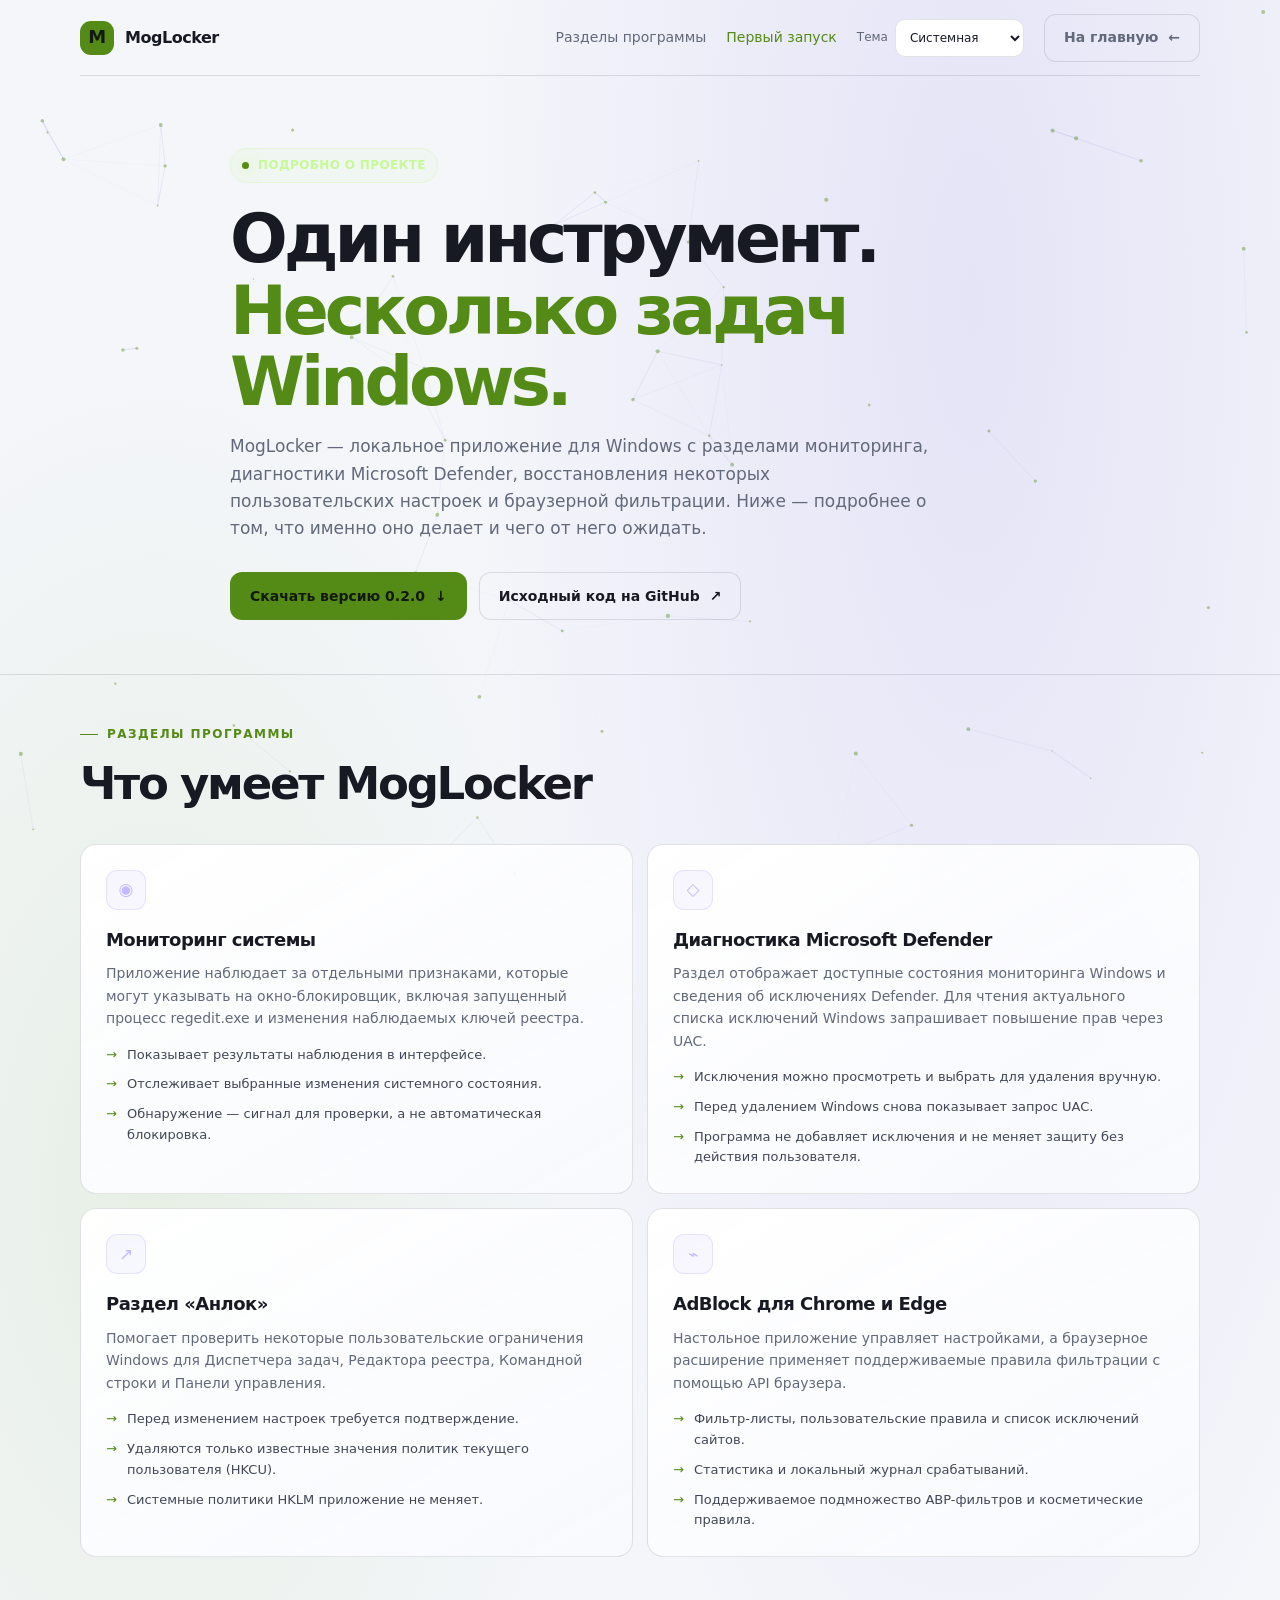
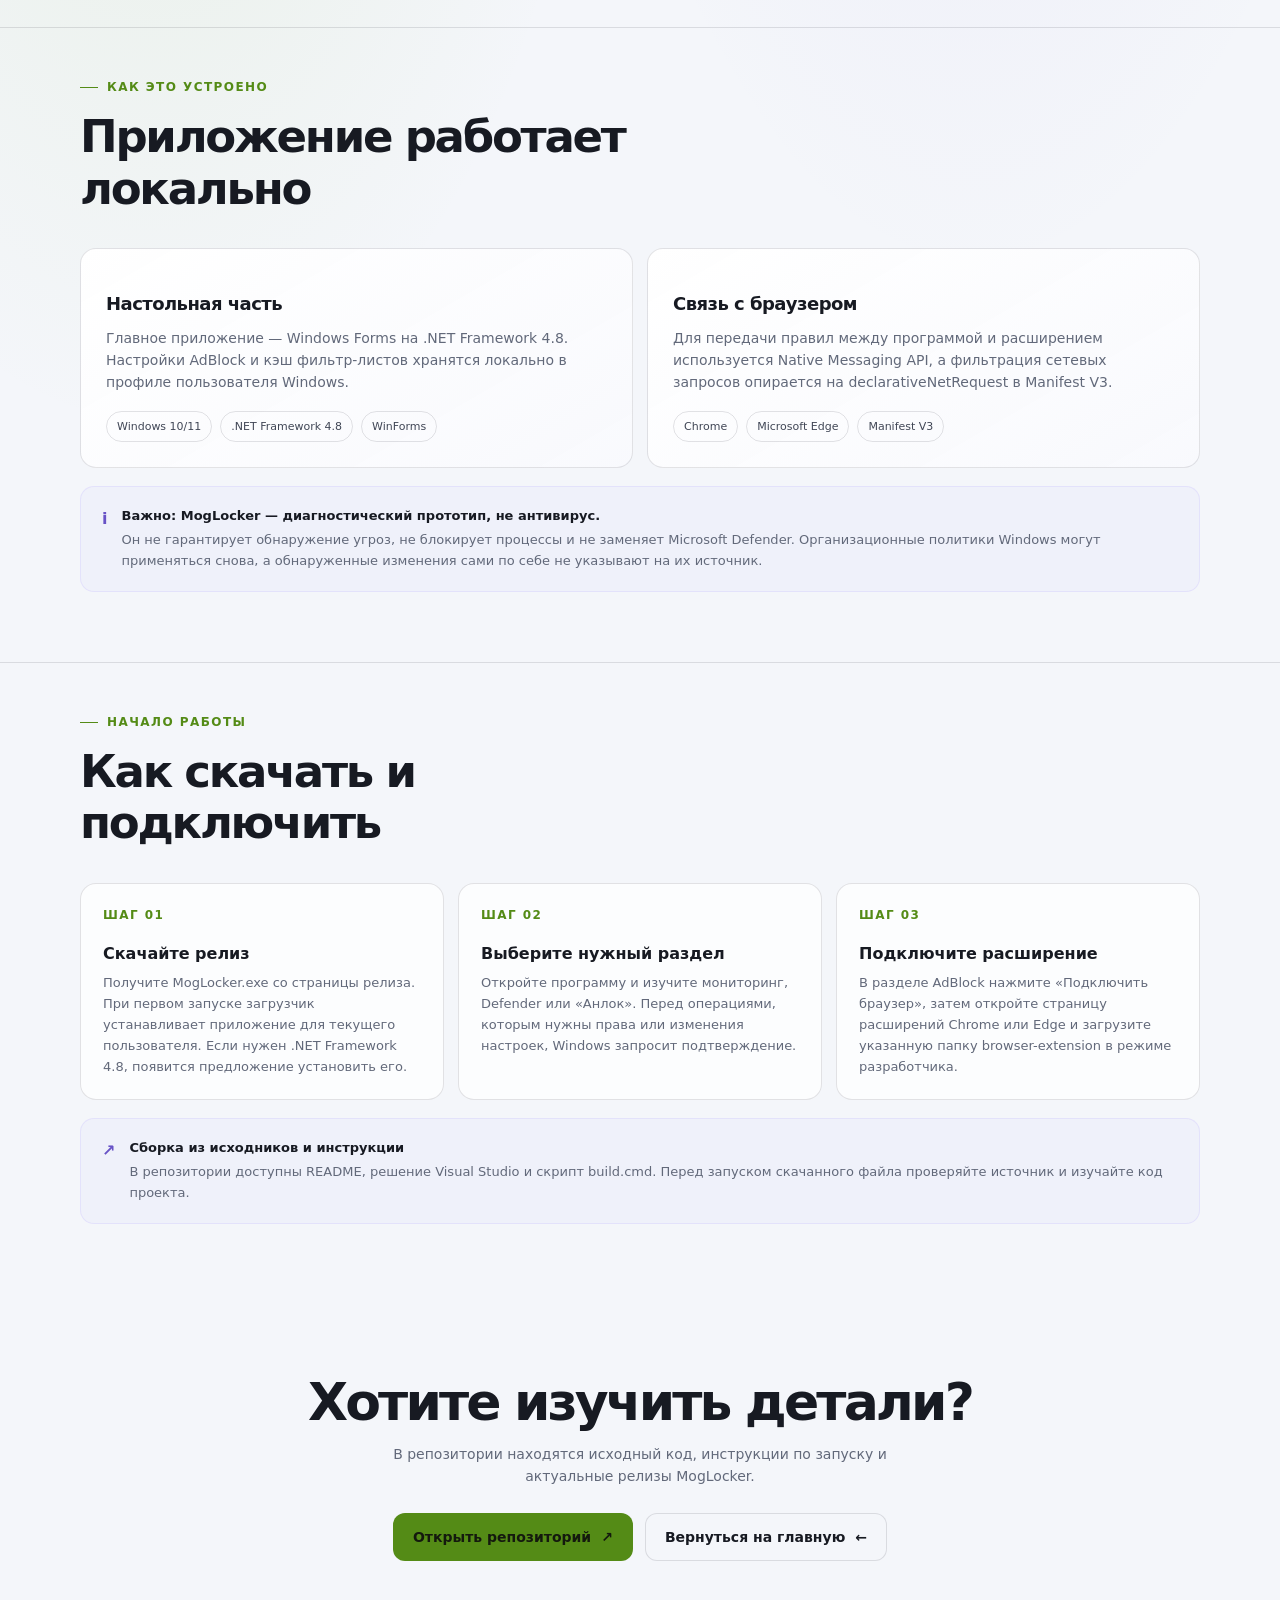
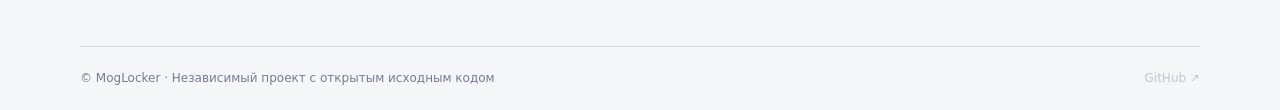
<file: about.html>
<!DOCTYPE html>
<html lang="ru">
<head>
    <meta charset="UTF-8">
    <meta name="viewport" content="width=device-width, initial-scale=1">
    <meta name="theme-color" content="#0b0d12">
    <meta name="description" content="Подробно о MogLocker: мониторинг Windows, диагностика Defender, восстановление пользовательских настроек и AdBlock для браузеров.">
    <title>О программе MogLocker — возможности и запуск</title>
    <link rel="stylesheet" href="styles.css">
</head>
<body>
    <canvas id="ambient-canvas" aria-hidden="true"></canvas>
    <div class="scroll-progress" aria-hidden="true"></div>
    <header class="wrap header">
        <a class="brand" href="anlock.html#top" aria-label="MogLocker — на главную">
            <span class="brand-mark">M</span>
            <span>MogLocker</span>
        </a>
        <nav class="nav" aria-label="Основная навигация">
            <a href="#modules">Разделы программы</a>
            <a href="#setup">Первый запуск</a>
            <label class="theme-control">
                <span>Тема</span>
                <select class="theme-select" aria-label="Цветовая тема">
                    <option value="system">Системная</option>
                    <option value="light">Светлая</option>
                    <option value="dark">Тёмная</option>
                </select>
            </label>
            <a class="button button-quiet" href="anlock.html">На главную <span aria-hidden="true">←</span></a>
        </nav>
    </header>

    <main id="top">
        <section class="wrap details-intro">
            <div class="eyebrow"><span></span> ПОДРОБНО О ПРОЕКТЕ</div>
            <h1>Один инструмент.<br><em>Несколько задач Windows.</em></h1>
            <p>MogLocker — локальное приложение для Windows с разделами мониторинга, диагностики Microsoft Defender, восстановления некоторых пользовательских настроек и браузерной фильтрации. Ниже — подробнее о том, что именно оно делает и чего от него ожидать.</p>
            <div class="hero-actions">
                <a class="button button-primary" href="https://github.com/Rom4ik7066/MogAnLocker/releases/download/v0.2.0/MogLocker.exe" target="_blank" rel="noopener noreferrer">Скачать версию 0.2.0 <span aria-hidden="true">↓</span></a>
                <a class="button button-quiet" href="https://github.com/Rom4ik7066/MogAnLocker" target="_blank" rel="noopener noreferrer">Исходный код на GitHub <span aria-hidden="true">↗</span></a>
            </div>
        </section>

        <section class="detail-section" id="modules">
            <div class="wrap">
                <div class="section-label">Разделы программы</div>
                <h2 class="section-heading">Что умеет MogLocker</h2>
                <div class="detail-grid">
                    <article class="detail-card">
                        <div class="card-icon" aria-hidden="true">◉</div>
                        <h3>Мониторинг системы</h3>
                        <p>Приложение наблюдает за отдельными признаками, которые могут указывать на окно-блокировщик, включая запущенный процесс regedit.exe и изменения наблюдаемых ключей реестра.</p>
                        <ul>
                            <li>Показывает результаты наблюдения в интерфейсе.</li>
                            <li>Отслеживает выбранные изменения системного состояния.</li>
                            <li>Обнаружение — сигнал для проверки, а не автоматическая блокировка.</li>
                        </ul>
                    </article>

                    <article class="detail-card">
                        <div class="card-icon" aria-hidden="true">◇</div>
                        <h3>Диагностика Microsoft Defender</h3>
                        <p>Раздел отображает доступные состояния мониторинга Windows и сведения об исключениях Defender. Для чтения актуального списка исключений Windows запрашивает повышение прав через UAC.</p>
                        <ul>
                            <li>Исключения можно просмотреть и выбрать для удаления вручную.</li>
                            <li>Перед удалением Windows снова показывает запрос UAC.</li>
                            <li>Программа не добавляет исключения и не меняет защиту без действия пользователя.</li>
                        </ul>
                    </article>

                    <article class="detail-card">
                        <div class="card-icon" aria-hidden="true">↗</div>
                        <h3>Раздел «Анлок»</h3>
                        <p>Помогает проверить некоторые пользовательские ограничения Windows для Диспетчера задач, Редактора реестра, Командной строки и Панели управления.</p>
                        <ul>
                            <li>Перед изменением настроек требуется подтверждение.</li>
                            <li>Удаляются только известные значения политик текущего пользователя (HKCU).</li>
                            <li>Системные политики HKLM приложение не меняет.</li>
                        </ul>
                    </article>

                    <article class="detail-card">
                        <div class="card-icon" aria-hidden="true">⌁</div>
                        <h3>AdBlock для Chrome и Edge</h3>
                        <p>Настольное приложение управляет настройками, а браузерное расширение применяет поддерживаемые правила фильтрации с помощью API браузера.</p>
                        <ul>
                            <li>Фильтр-листы, пользовательские правила и список исключений сайтов.</li>
                            <li>Статистика и локальный журнал срабатываний.</li>
                            <li>Поддерживаемое подмножество ABP-фильтров и косметические правила.</li>
                        </ul>
                    </article>
                </div>
            </div>
        </section>

        <section class="detail-section">
            <div class="wrap">
                <div class="section-label">Как это устроено</div>
                <h2 class="section-heading">Приложение работает локально</h2>
                <div class="detail-grid">
                    <article class="detail-card">
                        <h3>Настольная часть</h3>
                        <p>Главное приложение — Windows Forms на .NET Framework 4.8. Настройки AdBlock и кэш фильтр-листов хранятся локально в профиле пользователя Windows.</p>
                        <div class="tech-tags">
                            <span class="tech-tag">Windows 10/11</span>
                            <span class="tech-tag">.NET Framework 4.8</span>
                            <span class="tech-tag">WinForms</span>
                        </div>
                    </article>
                    <article class="detail-card">
                        <h3>Связь с браузером</h3>
                        <p>Для передачи правил между программой и расширением используется Native Messaging API, а фильтрация сетевых запросов опирается на declarativeNetRequest в Manifest V3.</p>
                        <div class="tech-tags">
                            <span class="tech-tag">Chrome</span>
                            <span class="tech-tag">Microsoft Edge</span>
                            <span class="tech-tag">Manifest V3</span>
                        </div>
                    </article>
                </div>
                <aside class="notice">
                    <span class="notice-icon" aria-hidden="true">i</span>
                    <div>
                        <strong>Важно: MogLocker — диагностический прототип, не антивирус.</strong>
                        <p>Он не гарантирует обнаружение угроз, не блокирует процессы и не заменяет Microsoft Defender. Организационные политики Windows могут применяться снова, а обнаруженные изменения сами по себе не указывают на их источник.</p>
                    </div>
                </aside>
            </div>
        </section>

        <section class="detail-section" id="setup">
            <div class="wrap">
                <div class="section-label">Начало работы</div>
                <h2 class="section-heading">Как скачать и подключить</h2>
                <div class="steps">
                    <article class="step-card">
                        <div class="step-number">ШАГ 01</div>
                        <h3>Скачайте релиз</h3>
                        <p>Получите MogLocker.exe со страницы релиза. При первом запуске загрузчик устанавливает приложение для текущего пользователя. Если нужен .NET Framework 4.8, появится предложение установить его.</p>
                    </article>
                    <article class="step-card">
                        <div class="step-number">ШАГ 02</div>
                        <h3>Выберите нужный раздел</h3>
                        <p>Откройте программу и изучите мониторинг, Defender или «Анлок». Перед операциями, которым нужны права или изменения настроек, Windows запросит подтверждение.</p>
                    </article>
                    <article class="step-card">
                        <div class="step-number">ШАГ 03</div>
                        <h3>Подключите расширение</h3>
                        <p>В разделе AdBlock нажмите «Подключить браузер», затем откройте страницу расширений Chrome или Edge и загрузите указанную папку browser-extension в режиме разработчика.</p>
                    </article>
                </div>
                <aside class="notice">
                    <span class="notice-icon" aria-hidden="true">↗</span>
                    <div>
                        <strong>Сборка из исходников и инструкции</strong>
                        <p>В репозитории доступны README, решение Visual Studio и скрипт build.cmd. Перед запуском скачанного файла проверяйте источник и изучайте код проекта.</p>
                    </div>
                </aside>
            </div>
        </section>

        <section class="wrap cta">
            <h2>Хотите изучить детали?</h2>
            <p>В репозитории находятся исходный код, инструкции по запуску и актуальные релизы MogLocker.</p>
            <div class="hero-actions">
                <a class="button button-primary" href="https://github.com/Rom4ik7066/MogAnLocker" target="_blank" rel="noopener noreferrer">Открыть репозиторий <span aria-hidden="true">↗</span></a>
                <a class="button button-quiet" href="anlock.html">Вернуться на главную <span aria-hidden="true">←</span></a>
            </div>
        </section>
    </main>

    <footer class="wrap footer">
        <span>© MogLocker · Независимый проект с открытым исходным кодом</span>
        <a class="text-link" href="https://github.com/Rom4ik7066/MogAnLocker" target="_blank" rel="noopener noreferrer">GitHub <span aria-hidden="true">↗</span></a>
    </footer>
    <script src="script.js" defer></script>
</body>
</html>
</file>
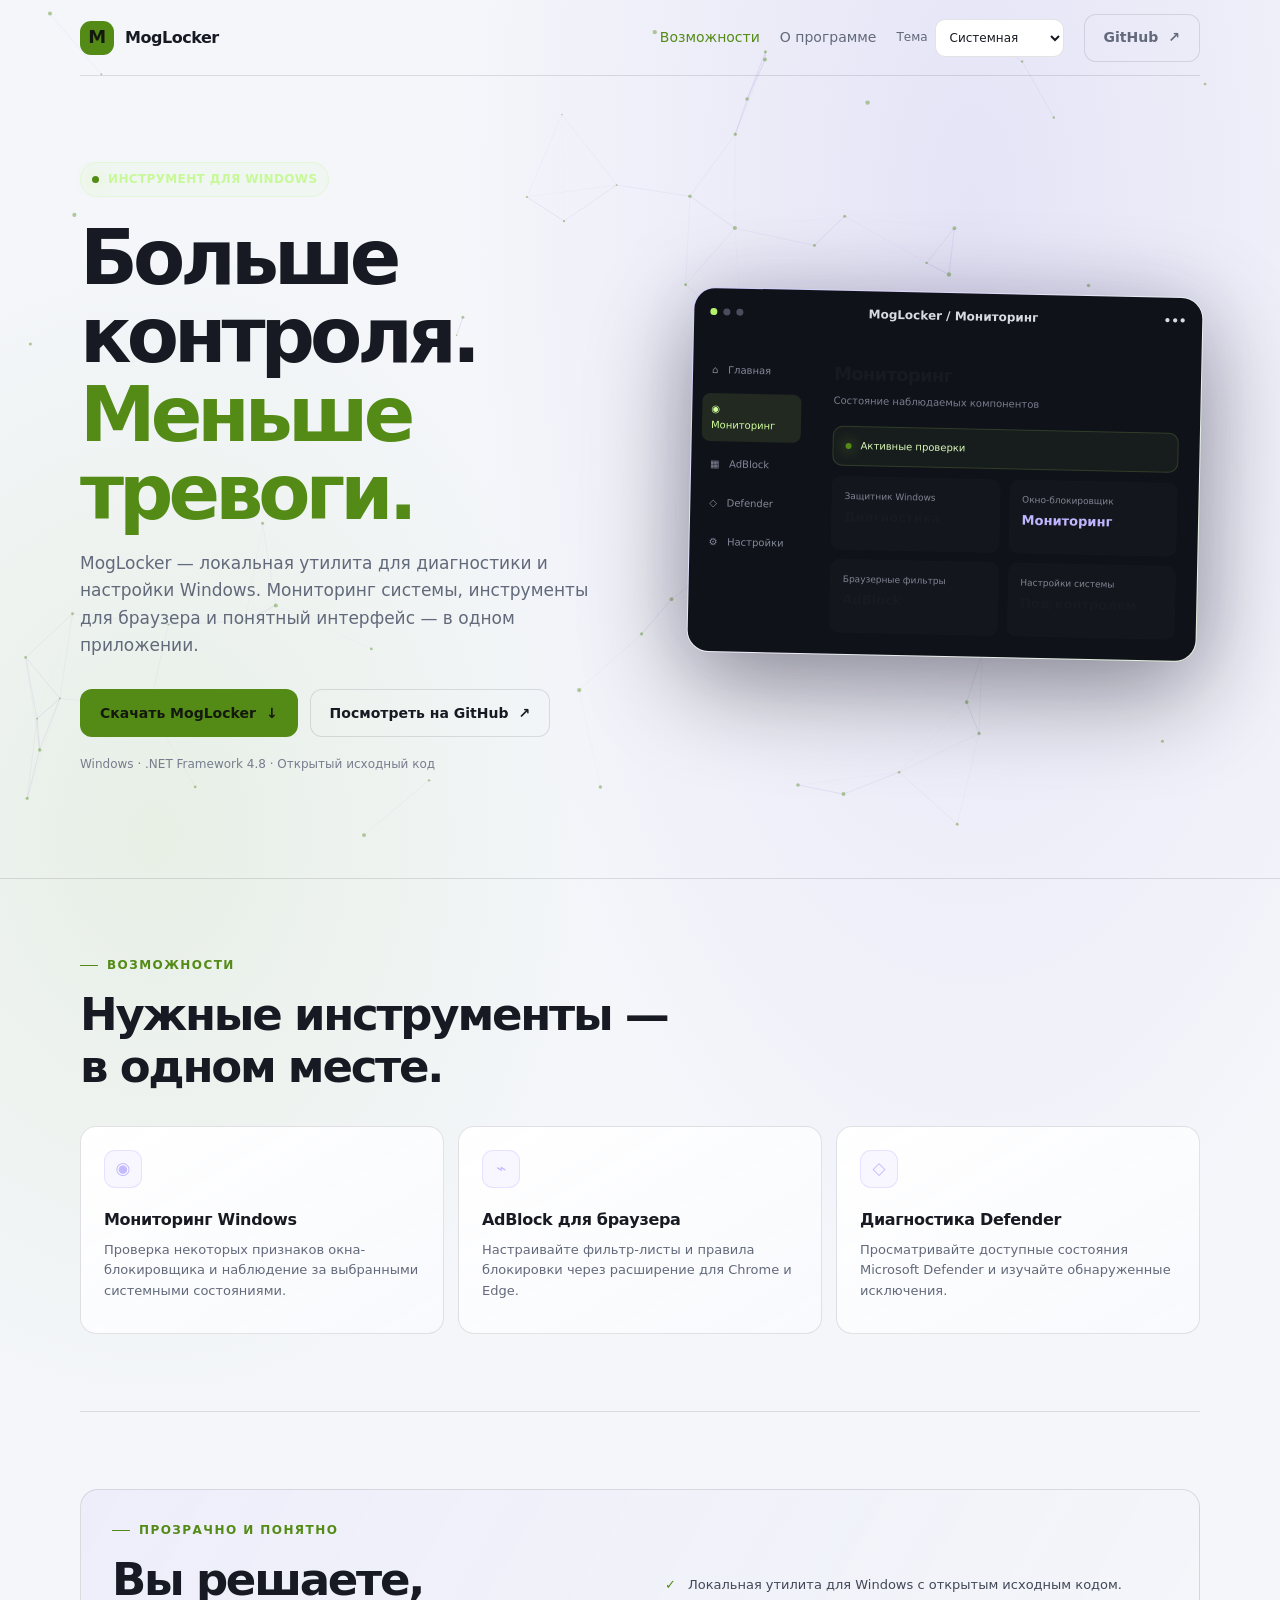
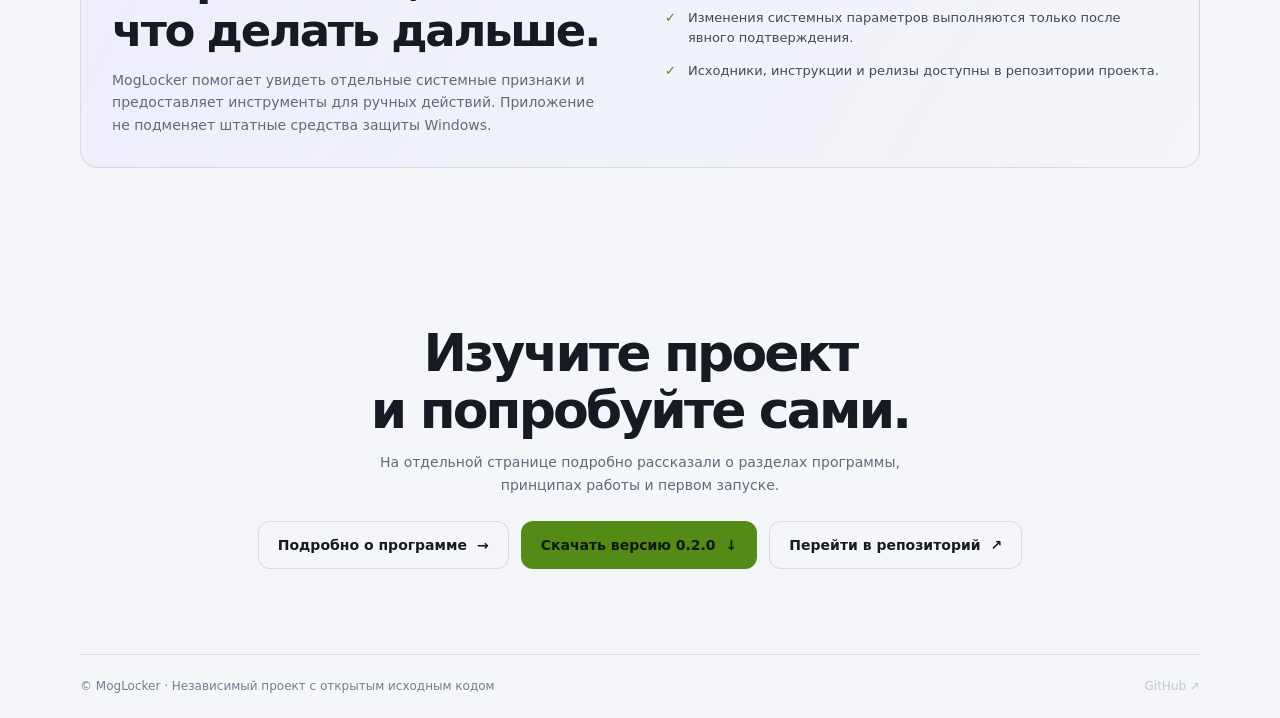
<file: anlock.html>
<!DOCTYPE html>
<html lang="ru">
<head>
    <meta charset="UTF-8">
    <meta name="viewport" content="width=device-width, initial-scale=1">
    <meta name="theme-color" content="#0b0d12">
    <meta name="description" content="MogLocker — локальная Windows-утилита для мониторинга, диагностики и настройки защиты.">
    <title>MogLocker — больше контроля над Windows</title>
    <link rel="stylesheet" href="styles.css">
</head>
<body>
    <canvas id="ambient-canvas" aria-hidden="true"></canvas>
    <div class="scroll-progress" aria-hidden="true"></div>
    <header class="wrap header">
        <a class="brand" href="#top" aria-label="MogLocker — на главную">
            <span class="brand-mark">M</span>
            <span>MogLocker</span>
        </a>
        <nav class="nav" aria-label="Основная навигация">
            <a href="#features">Возможности</a>
            <a href="about.html">О программе</a>
            <label class="theme-control">
                <span>Тема</span>
                <select class="theme-select" aria-label="Цветовая тема">
                    <option value="system">Системная</option>
                    <option value="light">Светлая</option>
                    <option value="dark">Тёмная</option>
                </select>
            </label>
            <a class="button button-quiet" href="https://github.com/Rom4ik7066/MogAnLocker" target="_blank" rel="noopener noreferrer" aria-label="Открыть MogLocker на GitHub">GitHub <span aria-hidden="true">↗</span></a>
        </nav>
    </header>

    <main id="top">
        <section class="wrap hero">
            <div>
                <div class="eyebrow"><span></span> ИНСТРУМЕНТ ДЛЯ WINDOWS</div>
                <h1>Больше контроля.<br><em>Меньше тревоги.</em></h1>
                <p class="hero-copy">MogLocker — локальная утилита для диагностики и настройки Windows. Мониторинг системы, инструменты для браузера и понятный интерфейс — в одном приложении.</p>
                <div class="hero-actions">
                    <a class="button button-primary" href="https://github.com/Rom4ik7066/MogAnLocker/releases/download/v0.2.0/MogLocker.exe" target="_blank" rel="noopener noreferrer">Скачать MogLocker <span aria-hidden="true">↓</span></a>
                    <a class="button button-quiet" href="https://github.com/Rom4ik7066/MogAnLocker" target="_blank" rel="noopener noreferrer">Посмотреть на GitHub <span aria-hidden="true">↗</span></a>
                </div>
                <p class="hero-note">Windows · .NET Framework 4.8 · Открытый исходный код</p>
            </div>

            <div class="preview" aria-label="Декоративный макет интерфейса MogLocker">
                <div class="app-window">
                    <div class="window-bar">
                        <span class="window-dots" aria-hidden="true"><i></i><i></i><i></i></span>
                        <span>MogLocker / Мониторинг</span>
                        <span aria-hidden="true">•••</span>
                    </div>
                    <div class="app-content">
                        <aside class="sidebar" aria-hidden="true">
                            <div class="side-item">⌂ &nbsp; Главная</div>
                            <div class="side-item active">◉ &nbsp; Мониторинг</div>
                            <div class="side-item">▦ &nbsp; AdBlock</div>
                            <div class="side-item">◇ &nbsp; Defender</div>
                            <div class="side-item">⚙ &nbsp; Настройки</div>
                        </aside>
                        <div class="dashboard">
                            <h2>Мониторинг</h2>
                            <p>Состояние наблюдаемых компонентов</p>
                            <div class="status"><span class="status-dot"></span> Активные проверки</div>
                            <div class="metric-grid">
                                <div class="metric"><span>Защитник Windows</span><strong>Диагностика</strong></div>
                                <div class="metric"><span>Окно-блокировщик</span><strong class="purple">Мониторинг</strong></div>
                                <div class="metric"><span>Браузерные фильтры</span><strong>AdBlock</strong></div>
                                <div class="metric"><span>Настройки системы</span><strong>Под контролем</strong></div>
                            </div>
                        </div>
                    </div>
                </div>
            </div>
        </section>

        <section class="section" id="features">
            <div class="wrap">
                <div class="section-label">Возможности</div>
                <h2 class="section-heading">Нужные инструменты —<br>в одном месте.</h2>
                <div class="cards">
                    <article class="card">
                        <div class="card-icon" aria-hidden="true">◉</div>
                        <h3>Мониторинг Windows</h3>
                        <p>Проверка некоторых признаков окна-блокировщика и наблюдение за выбранными системными состояниями.</p>
                    </article>
                    <article class="card">
                        <div class="card-icon" aria-hidden="true">⌁</div>
                        <h3>AdBlock для браузера</h3>
                        <p>Настраивайте фильтр-листы и правила блокировки через расширение для Chrome и Edge.</p>
                    </article>
                    <article class="card">
                        <div class="card-icon" aria-hidden="true">◇</div>
                        <h3>Диагностика Defender</h3>
                        <p>Просматривайте доступные состояния Microsoft Defender и изучайте обнаруженные исключения.</p>
                    </article>
                </div>
            </div>
        </section>

        <section class="wrap section" id="about">
            <div class="about">
                <div>
                    <div class="section-label">Прозрачно и понятно</div>
                    <h2 class="section-heading">Вы решаете,<br>что делать дальше.</h2>
                    <p>MogLocker помогает увидеть отдельные системные признаки и предоставляет инструменты для ручных действий. Приложение не подменяет штатные средства защиты Windows.</p>
                </div>
                <div class="about-points">
                    <div class="about-point"><span class="check">✓</span><span>Локальная утилита для Windows с открытым исходным кодом.</span></div>
                    <div class="about-point"><span class="check">✓</span><span>Изменения системных параметров выполняются только после явного подтверждения.</span></div>
                    <div class="about-point"><span class="check">✓</span><span>Исходники, инструкции и релизы доступны в репозитории проекта.</span></div>
                </div>
            </div>
        </section>

        <section class="wrap cta">
            <h2>Изучите проект<br>и попробуйте сами.</h2>
            <p>На отдельной странице подробно рассказали о разделах программы, принципах работы и первом запуске.</p>
            <div class="hero-actions">
                <a class="button button-quiet" href="about.html">Подробно о программе <span aria-hidden="true">→</span></a>
                <a class="button button-primary" href="https://github.com/Rom4ik7066/MogAnLocker/releases/download/v0.2.0/MogLocker.exe" target="_blank" rel="noopener noreferrer">Скачать версию 0.2.0 <span aria-hidden="true">↓</span></a>
                <a class="button button-quiet" href="https://github.com/Rom4ik7066/MogAnLocker" target="_blank" rel="noopener noreferrer">Перейти в репозиторий <span aria-hidden="true">↗</span></a>
            </div>
        </section>
    </main>

    <footer class="wrap footer">
        <span>© MogLocker · Независимый проект с открытым исходным кодом</span>
        <a class="text-link" href="https://github.com/Rom4ik7066/MogAnLocker" target="_blank" rel="noopener noreferrer">GitHub <span aria-hidden="true">↗</span></a>
    </footer>
    <script src="script.js" defer></script>
</body>
</html>
</file>
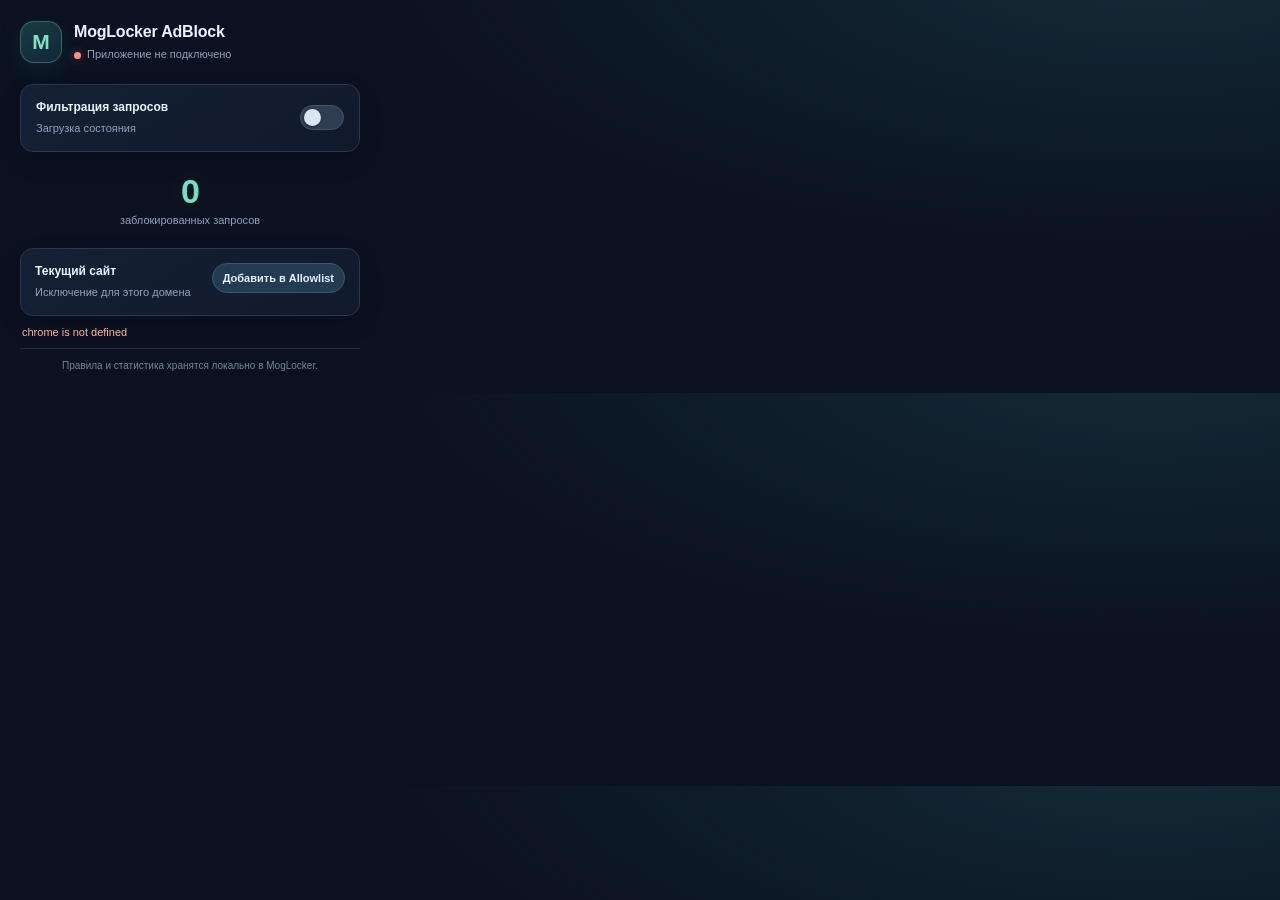
<file: browser-extension/popup.html>
<!doctype html>
<html lang="ru">
<head>
  <meta charset="utf-8">
  <meta name="viewport" content="width=device-width,initial-scale=1">
  <title>MogLocker AdBlock</title>
  <link rel="stylesheet" href="popup.css">
</head>
<body>
  <main class="popup">
    <header>
      <span class="mark">M</span>
      <div>
        <h1>MogLocker AdBlock</h1>
        <p id="connection" class="muted">Подключение…</p>
      </div>
    </header>
    <section class="toggle-card">
      <div>
        <strong>Фильтрация запросов</strong>
        <p id="enabled-label" class="muted">Загрузка состояния</p>
      </div>
      <label class="switch">
        <input id="enabled" type="checkbox">
        <span class="slider"></span>
      </label>
    </section>
    <section class="stats">
      <span class="count" id="blocked-count">0</span>
      <span class="muted">заблокированных запросов</span>
    </section>
    <section class="site-card">
      <div>
        <strong id="site-host">Текущий сайт</strong>
        <p class="muted">Исключение для этого домена</p>
      </div>
      <button id="allow-site" class="secondary">Добавить в Allowlist</button>
    </section>
    <p id="error" class="error" role="status"></p>
    <footer>Правила и статистика хранятся локально в MogLocker.</footer>
  </main>
  <script src="popup.js"></script>
</body>
</html>
</file>
<file: styles.css>
:root, :root[data-theme="dark"] {
            color-scheme: dark;
            --bg: #0b0d12;
            --panel: #11141c;
            --text: #f3f4f8;
            --muted: #969bab;
            --line: rgba(255, 255, 255, .09);
            --accent: #b5f36b;
            --violet: #a99bff;
    --surface-card: linear-gradient(150deg, rgba(255, 255, 255, .035), rgba(255, 255, 255, .012));
    --surface-soft: rgba(255, 255, 255, .02);
    --subtle-text: #c9ccd5;
    --glow-violet: rgba(113, 87, 231, .14);
    --glow-green: rgba(134, 190, 78, .08);
    --particle: 181, 243, 107;
    --particle-link: 169, 155, 255;
}

:root[data-theme="light"] {
    color-scheme: light;
    --bg: #f4f6fa;
    --panel: #ffffff;
    --text: #171a22;
    --muted: #62697a;
    --line: rgba(25, 31, 45, .12);
    --accent: #548b16;
    --violet: #6853c6;
    --surface-card: linear-gradient(150deg, rgba(255, 255, 255, .96), rgba(248, 249, 253, .94));
    --surface-soft: rgba(255, 255, 255, .75);
    --subtle-text: #414756;
    --glow-violet: rgba(127, 105, 227, .13);
    --glow-green: rgba(138, 190, 79, .12);
    --particle: 84, 139, 22;
    --particle-link: 104, 83, 198;
}

        * { box-sizing: border-box; }

        html { scroll-behavior: smooth; }

        .scroll-progress {
            position: fixed;
            z-index: 10;
            inset: 0 auto auto 0;
            width: 100%;
            height: 2px;
            background: var(--accent);
            box-shadow: 0 0 12px rgba(181, 243, 107, .55);
            transform: scaleX(0);
            transform-origin: left;
            pointer-events: none;
        }

        #ambient-canvas {
            position: fixed;
            z-index: 0;
            inset: 0;
            width: 100%;
            height: 100%;
            pointer-events: none;
        }

        body {
            margin: 0;
            background:
                radial-gradient(ellipse at 76% 9%, var(--glow-violet), transparent 32rem),
                radial-gradient(ellipse at 12% 36%, var(--glow-green), transparent 28rem),
                var(--bg);
            color: var(--text);
            font-family: Inter, ui-sans-serif, system-ui, -apple-system, BlinkMacSystemFont, "Segoe UI", sans-serif;
            line-height: 1.6;
            transition: background-color .25s ease, color .25s ease;
        }

        body > header, body > main, body > footer { position: relative; z-index: 1; }

        a { color: inherit; text-decoration: none; }

        .wrap {
            width: min(1120px, calc(100% - 40px));
            margin: 0 auto;
        }

        .header {
            height: 76px;
            display: flex;
            align-items: center;
            justify-content: space-between;
            border-bottom: 1px solid var(--line);
        }

        .brand, .nav, .hero-actions, .status, .section-label {
            display: flex;
            align-items: center;
        }

        .brand { gap: 11px; font-weight: 750; letter-spacing: -.03em; }

        .brand-mark {
            width: 34px;
            height: 34px;
            display: grid;
            place-items: center;
            border-radius: 11px;
            background: var(--accent);
            color: #14190e;
            font-size: 18px;
            font-weight: 900;
        }

        .nav { gap: 20px; color: var(--muted); font-size: 14px; }
        .nav a:hover, .text-link:hover { color: var(--text); }

        .theme-control { display: inline-flex; align-items: center; gap: 7px; color: var(--muted); font-size: 12px; }
        .theme-control select {
            min-height: 38px;
            padding: 0 28px 0 10px;
            border: 1px solid var(--line);
            border-radius: 10px;
            background: var(--panel);
            color: var(--text);
            font: inherit;
            cursor: pointer;
        }

        .theme-control select:focus-visible { outline: 2px solid var(--accent); outline-offset: 2px; }

        .button {
            min-height: 48px;
            display: inline-flex;
            align-items: center;
            justify-content: center;
            gap: 10px;
            padding: 0 19px;
            border: 1px solid transparent;
            border-radius: 12px;
            font-size: 14px;
            font-weight: 700;
            transition: transform .2s ease, background .2s ease, border-color .2s ease;
        }

        .button:hover { transform: translateY(-2px); }
        .button-primary { background: var(--accent); color: #14190e; }
        .button-primary:hover { background: #c7ff83; }
        .button-quiet { border-color: var(--line); background: rgba(255, 255, 255, .025); }
        .button-quiet:hover { border-color: rgba(255, 255, 255, .22); }

        .hero {
            min-height: 600px;
            display: grid;
            grid-template-columns: minmax(0, 1fr) minmax(0, .92fr);
            align-items: center;
            gap: 55px;
            padding: 86px 0 92px;
        }

        .eyebrow {
            display: inline-flex;
            align-items: center;
            gap: 9px;
            padding: 7px 11px;
            border: 1px solid rgba(181, 243, 107, .2);
            border-radius: 999px;
            background: rgba(181, 243, 107, .06);
            color: #c7f998;
            font-size: 12px;
            font-weight: 650;
            letter-spacing: .03em;
        }

        .eyebrow span, .status-dot {
            width: 7px;
            height: 7px;
            border-radius: 50%;
            background: var(--accent);
            box-shadow: 0 0 14px rgba(181, 243, 107, .7);
        }

        h1 {
            max-width: 640px;
            margin: 22px 0 18px;
            font-size: clamp(46px, 6.4vw, 76px);
            line-height: 1.03;
            letter-spacing: -.065em;
        }

        h1 em { color: var(--accent); font-style: normal; }

        .hero-copy {
            max-width: 520px;
            margin: 0;
            color: var(--muted);
            font-size: 17px;
        }

        .hero-actions { flex-wrap: wrap; gap: 12px; margin-top: 30px; }
        .hero-note { margin-top: 18px; color: #777d8d; font-size: 12px; }

        .preview {
            position: relative;
            padding: 1px;
            border-radius: 22px;
            background: linear-gradient(135deg, rgba(169, 155, 255, .48), rgba(255, 255, 255, .06) 48%, rgba(181, 243, 107, .24));
            box-shadow: 0 30px 100px rgba(0, 0, 0, .42), 0 0 70px rgba(130, 107, 237, .1);
            transform: rotate(1.2deg);
        }

        .app-window {
            overflow: hidden;
            border-radius: 21px;
            background: #101219;
        }

        .window-bar {
            height: 48px;
            display: flex;
            align-items: center;
            justify-content: space-between;
            padding: 0 16px;
            border-bottom: 1px solid var(--line);
            color: #d9dbe4;
            font-size: 12px;
            font-weight: 650;
        }

        .window-dots { display: flex; gap: 6px; }
        .window-dots i { width: 7px; height: 7px; border-radius: 50%; background: #4a4e5c; }
        .window-dots i:first-child { background: #b6f16e; }

        .app-content { display: grid; grid-template-columns: 120px 1fr; min-height: 310px; }

        .sidebar {
            padding: 18px 10px;
            border-right: 1px solid var(--line);
        }

        .side-item {
            margin-bottom: 7px;
            padding: 8px 9px;
            border-radius: 8px;
            color: #838899;
            font-size: 10px;
        }

        .side-item.active { background: rgba(181, 243, 107, .1); color: #d1ff9c; }

        .dashboard { padding: 21px; }
        .dashboard h2 { margin: 0 0 4px; font-size: 18px; letter-spacing: -.04em; }
        .dashboard > p { margin: 0 0 17px; color: #777d8d; font-size: 10px; }

        .status {
            gap: 9px;
            padding: 11px 12px;
            border: 1px solid rgba(181, 243, 107, .16);
            border-radius: 10px;
            background: rgba(181, 243, 107, .045);
            color: #d9f9ba;
            font-size: 10px;
        }

        .status-dot { width: 6px; height: 6px; }

        .metric-grid {
            display: grid;
            grid-template-columns: 1fr 1fr;
            gap: 9px;
            margin-top: 10px;
        }

        .metric {
            min-height: 74px;
            padding: 12px;
            border: 1px solid var(--line);
            border-radius: 10px;
            background: rgba(255, 255, 255, .018);
        }

        .metric span { display: block; color: #7f8492; font-size: 9px; }
        .metric strong { display: block; margin-top: 4px; font-size: 13px; font-weight: 650; }
        .metric strong.purple { color: #c0b6ff; }

        .section { padding: 77px 0; border-top: 1px solid var(--line); }
        .section-label { gap: 9px; color: var(--accent); font-size: 12px; font-weight: 700; letter-spacing: .12em; text-transform: uppercase; }
        .section-label::before { width: 18px; height: 1px; background: var(--accent); content: ""; }

        .section-heading {
            max-width: 640px;
            margin: 14px 0 34px;
            font-size: clamp(30px, 4vw, 45px);
            line-height: 1.14;
            letter-spacing: -.05em;
        }

        .cards { display: grid; grid-template-columns: repeat(3, 1fr); gap: 14px; }

        .card {
            position: relative;
            isolation: isolate;
            min-height: 208px;
            padding: 23px;
            border: 1px solid var(--line);
            border-radius: 16px;
            background: var(--surface-card);
            transition: transform .25s ease, border-color .25s ease;
        }

        .card:hover { transform: translateY(-5px); border-color: rgba(181, 243, 107, .3); }
        .card::before {
            position: absolute;
            z-index: -1;
            inset: 0;
            border-radius: inherit;
            background: radial-gradient(300px circle at var(--pointer-x, 50%) var(--pointer-y, 50%), rgba(181, 243, 107, .1), transparent 70%);
            content: "";
            opacity: 0;
            transition: opacity .25s ease;
        }
        .card:hover::before { opacity: 1; }

        .card-icon {
            width: 38px;
            height: 38px;
            display: grid;
            place-items: center;
            border: 1px solid rgba(169, 155, 255, .22);
            border-radius: 11px;
            background: rgba(169, 155, 255, .08);
            color: #c4baff;
            font-size: 17px;
        }

        .card h3 { margin: 19px 0 7px; font-size: 16px; letter-spacing: -.02em; }
        .card p { margin: 0; color: var(--muted); font-size: 13px; }

        .about {
            display: grid;
            grid-template-columns: 1fr 1fr;
            align-items: center;
            gap: 50px;
            padding: 31px;
            border: 1px solid var(--line);
            border-radius: 18px;
            background: linear-gradient(120deg, rgba(169, 155, 255, .08), rgba(255, 255, 255, .018));
        }

        .about .section-heading { margin-bottom: 12px; }
        .about p { margin: 0; color: var(--muted); font-size: 14px; }

        .about-points { display: grid; gap: 12px; }
        .about-point { display: flex; align-items: flex-start; gap: 12px;         color: var(--subtle-text); font-size: 13px; }
        .check { color: var(--accent); font-weight: 800; }

        .cta {
            padding: 80px 0 85px;
            text-align: center;
        }

        .cta h2 { margin: 0 auto 12px; font-size: clamp(32px, 5vw, 52px); letter-spacing: -.055em; line-height: 1.1; }
        .cta p { max-width: 520px; margin: 0 auto 25px; color: var(--muted); font-size: 14px; }
        .cta .hero-actions { justify-content: center; margin-top: 0; }

        .footer {
            display: flex;
            align-items: center;
            justify-content: space-between;
            gap: 16px;
            padding: 22px 0;
            border-top: 1px solid var(--line);
            color: #777d8d;
            font-size: 12px;
        }

        .text-link { color: #c3c6d0; }

        .details-intro {
            max-width: 820px;
            padding: 72px 0 54px;
        }

        .details-intro h1 {
            max-width: 800px;
            margin: 20px 0 16px;
            font-size: clamp(42px, 6vw, 68px);
            line-height: 1.05;
            letter-spacing: -.06em;
        }

        .details-intro p { max-width: 700px; margin: 0; color: var(--muted); font-size: 17px; }
        .detail-section { padding: 50px 0 70px; border-top: 1px solid var(--line); }
        .detail-grid { display: grid; grid-template-columns: repeat(2, minmax(0, 1fr)); gap: 14px; }

        .detail-card {
            padding: 25px;
            border: 1px solid var(--line);
            border-radius: 16px;
            background: var(--surface-card);
        }

        .detail-card h3 { margin: 16px 0 8px; font-size: 18px; letter-spacing: -.03em; }
        .detail-card p { margin: 0; color: var(--muted); font-size: 14px; }
        .detail-card ul { display: grid; gap: 9px; margin: 15px 0 0; padding: 0; list-style: none; }
        .detail-card li { display: flex; gap: 10px; color: var(--subtle-text); font-size: 13px; }
        .detail-card li::before { color: var(--accent); content: "→"; }
        .detail-card .card-icon { width: 40px; height: 40px; }

        .steps { display: grid; grid-template-columns: repeat(3, minmax(0, 1fr)); gap: 14px; }

        .step-card {
            min-height: 180px;
            padding: 22px;
            border: 1px solid var(--line);
            border-radius: 16px;
            background: var(--surface-soft);
        }

        .step-number { color: var(--accent); font-size: 12px; font-weight: 750; letter-spacing: .12em; }
        .step-card h3 { margin: 16px 0 7px; font-size: 16px; }
        .step-card p { margin: 0; color: var(--muted); font-size: 13px; }

        .notice {
            display: flex;
            gap: 14px;
            margin-top: 18px;
            padding: 19px 21px;
            border: 1px solid rgba(169, 155, 255, .18);
            border-radius: 14px;
            background: rgba(169, 155, 255, .055);
        }

        .notice strong { display: block; margin-bottom: 3px; font-size: 13px; }
        .notice p { margin: 0; color: var(--muted); font-size: 13px; }
        .notice-icon { color: var(--violet); font-weight: 800; }
        .tech-tags { display: flex; flex-wrap: wrap; gap: 8px; margin-top: 17px; }
        .tech-tag { padding: 6px 10px; border: 1px solid var(--line); border-radius: 999px; color: var(--subtle-text); font-size: 11px; }

        .nav a[aria-current="location"] { color: var(--accent); }

        .js-motion .reveal {
            opacity: 0;
            transform: translateY(22px);
            transition: opacity .65s ease, transform .65s cubic-bezier(.2, .7, .2, 1);
        }

        .js-motion .reveal.is-visible { opacity: 1; transform: translateY(0); }
        .js-motion .card:nth-child(2) { transition-delay: .1s; }
        .js-motion .card:nth-child(3) { transition-delay: .2s; }

        @media (max-width: 800px) {
            .hero { min-height: auto; grid-template-columns: 1fr; gap: 45px; padding: 76px 0; }
            .hero > div, .preview { min-width: 0; }
            .hero-copy { max-width: 600px; }
            .preview { width: min(100%, 540px); margin: 0 auto; }
            .about { grid-template-columns: 1fr; gap: 26px; }
            .steps { grid-template-columns: 1fr; }
            .step-card { min-height: 0; }
        }

        @media (max-width: 600px) {
            .wrap { width: min(100% - 30px, 1120px); }
            .header { height: 66px; }
            .nav { gap: 9px; }
            .nav a:not(.button) { display: none; }
            .nav .button { min-height: 40px; padding: 0 12px; font-size: 12px; }
            .theme-control > span { display: none; }
            .theme-control select { min-height: 40px; max-width: 116px; padding-left: 8px; font-size: 11px; }
            h1 { font-size: clamp(43px, 13vw, 62px); }
            .hero { padding: 62px 0; }
            .hero-copy { font-size: 15px; }
            .button { min-height: 46px; padding: 0 14px; }
            .app-content { grid-template-columns: 92px 1fr; min-height: 285px; }
            .sidebar { padding: 15px 7px; }
            .side-item { padding: 7px 6px; font-size: 9px; }
            .dashboard { padding: 17px 12px; }
            .metric { padding: 10px; }
            .cards { grid-template-columns: 1fr; }
            .card { min-height: auto; }
            .detail-grid { grid-template-columns: 1fr; }
            .details-intro { padding: 60px 0 42px; }
            .details-intro p { font-size: 15px; }
            .detail-card { padding: 21px; }
            .section { padding: 62px 0; }
            .about { padding: 23px; }
            .footer { align-items: flex-start; flex-direction: column; }
        }

        @media (max-width: 360px) {
            .brand { gap: 7px; font-size: 13px; }
            .nav .button { width: 38px; padding: 0; font-size: 0; }
            .nav .button span { font-size: 14px; }
            .theme-control select { max-width: 102px; }
        }

        @media (prefers-reduced-motion: reduce) {
            *, *::before, *::after { scroll-behavior: auto !important; transition-duration: .01ms !important; }
            .js-motion .reveal { opacity: 1; transform: none; }
        }
</file>
<file: browser-extension/popup.css>
* { box-sizing: border-box; }

body {
  width: 380px;
  margin: 0;
  color: #edf3ff;
  background:
    radial-gradient(ellipse at 90% -10%, rgba(48, 127, 128, .24), transparent 48%),
    #0b1120;
  font: 13px/1.45 "Segoe UI", Arial, sans-serif;
}

.popup { padding: 20px; }

header {
  display: flex;
  align-items: center;
  gap: 12px;
  margin-bottom: 19px;
}

.mark {
  display: grid;
  place-items: center;
  width: 42px;
  height: 42px;
  border: 1px solid rgba(104, 211, 184, .34);
  border-radius: 14px;
  color: #80e0c5;
  background: linear-gradient(145deg, #183b42, #142639);
  box-shadow: 0 7px 24px rgba(29, 137, 111, .16);
  font-size: 21px;
  font-weight: 750;
}

h1 { margin: 0; font-size: 16px; letter-spacing: -.2px; }
p { margin: 4px 0 0; }
.muted { color: #91a2bc; font-size: 11px; }

#connection {
  display: inline-flex;
  align-items: center;
  gap: 6px;
}

#connection::before {
  width: 7px;
  height: 7px;
  border-radius: 50%;
  background: #50d4aa;
  box-shadow: 0 0 10px rgba(80, 212, 170, .55);
  content: "";
}

#connection.disconnected::before {
  background: #ff8f86;
  box-shadow: 0 0 10px rgba(255, 143, 134, .45);
}

.toggle-card, .site-card {
  display: flex;
  align-items: center;
  justify-content: space-between;
  gap: 12px;
  border: 1px solid #293851;
  border-radius: 13px;
  background: linear-gradient(145deg, rgba(22, 33, 53, .96), rgba(17, 26, 43, .96));
  box-shadow: 0 9px 24px rgba(0, 0, 0, .12);
}

.toggle-card { min-height: 68px; padding: 13px 15px; }
.toggle-card strong, .site-card strong { font-size: 12px; }

.stats {
  padding: 20px 10px 19px;
  text-align: center;
}

.count {
  display: block;
  color: #77dfc0;
  font-size: 34px;
  font-weight: 700;
  letter-spacing: -1px;
  line-height: 1.15;
  text-shadow: 0 0 22px rgba(104, 211, 184, .14);
}

.switch { position: relative; flex: 0 0 44px; width: 44px; height: 25px; }
.switch input { width: 0; height: 0; opacity: 0; }
.slider {
  position: absolute;
  inset: 0;
  border: 1px solid #46546a;
  border-radius: 16px;
  background: #303c52;
  cursor: pointer;
  transition: .18s ease;
}

.slider:before {
  position: absolute;
  top: 3px;
  left: 3px;
  width: 17px;
  height: 17px;
  border-radius: 50%;
  background: #dce5f2;
  box-shadow: 0 1px 3px rgba(0, 0, 0, .3);
  content: "";
  transition: .18s ease;
}

.switch input:checked + .slider {
  border-color: #2da889;
  background: #18896f;
}
.switch input:checked + .slider:before { transform: translateX(19px); }
.switch input:focus-visible + .slider { outline: 2px solid #8ee8d0; outline-offset: 3px; }

.site-card { align-items: flex-start; padding: 14px; }
.site-card > div { min-width: 0; }
#site-host {
  display: block;
  overflow: hidden;
  max-width: 205px;
  text-overflow: ellipsis;
  white-space: nowrap;
}

.secondary {
  flex: 0 0 auto;
  border: 1px solid #3b5870;
  border-radius: 999px;
  padding: 8px 10px;
  color: #e7f1ff;
  background: #233c52;
  cursor: pointer;
  font: 600 11px "Segoe UI", Arial, sans-serif;
  transition: background .18s ease, border-color .18s ease,
    transform .18s ease, box-shadow .18s ease;
}

.secondary:hover:not(:disabled) {
  border-color: #4e8e8a;
  background: #2b4b5e;
  box-shadow: 0 4px 14px rgba(45, 168, 137, .16);
  transform: translateY(-1px);
}
.secondary:active:not(:disabled) { transform: translateY(0) scale(.97); }
.secondary:disabled { opacity: .48; cursor: default; }
.error { min-height: 17px; margin: 9px 2px 0; color: #ffb19d; font-size: 11px; }
footer {
  margin-top: 6px;
  padding-top: 10px;
  border-top: 1px solid rgba(69, 86, 112, .4);
  color: #74849d;
  font-size: 10px;
  text-align: center;
}
</file>
